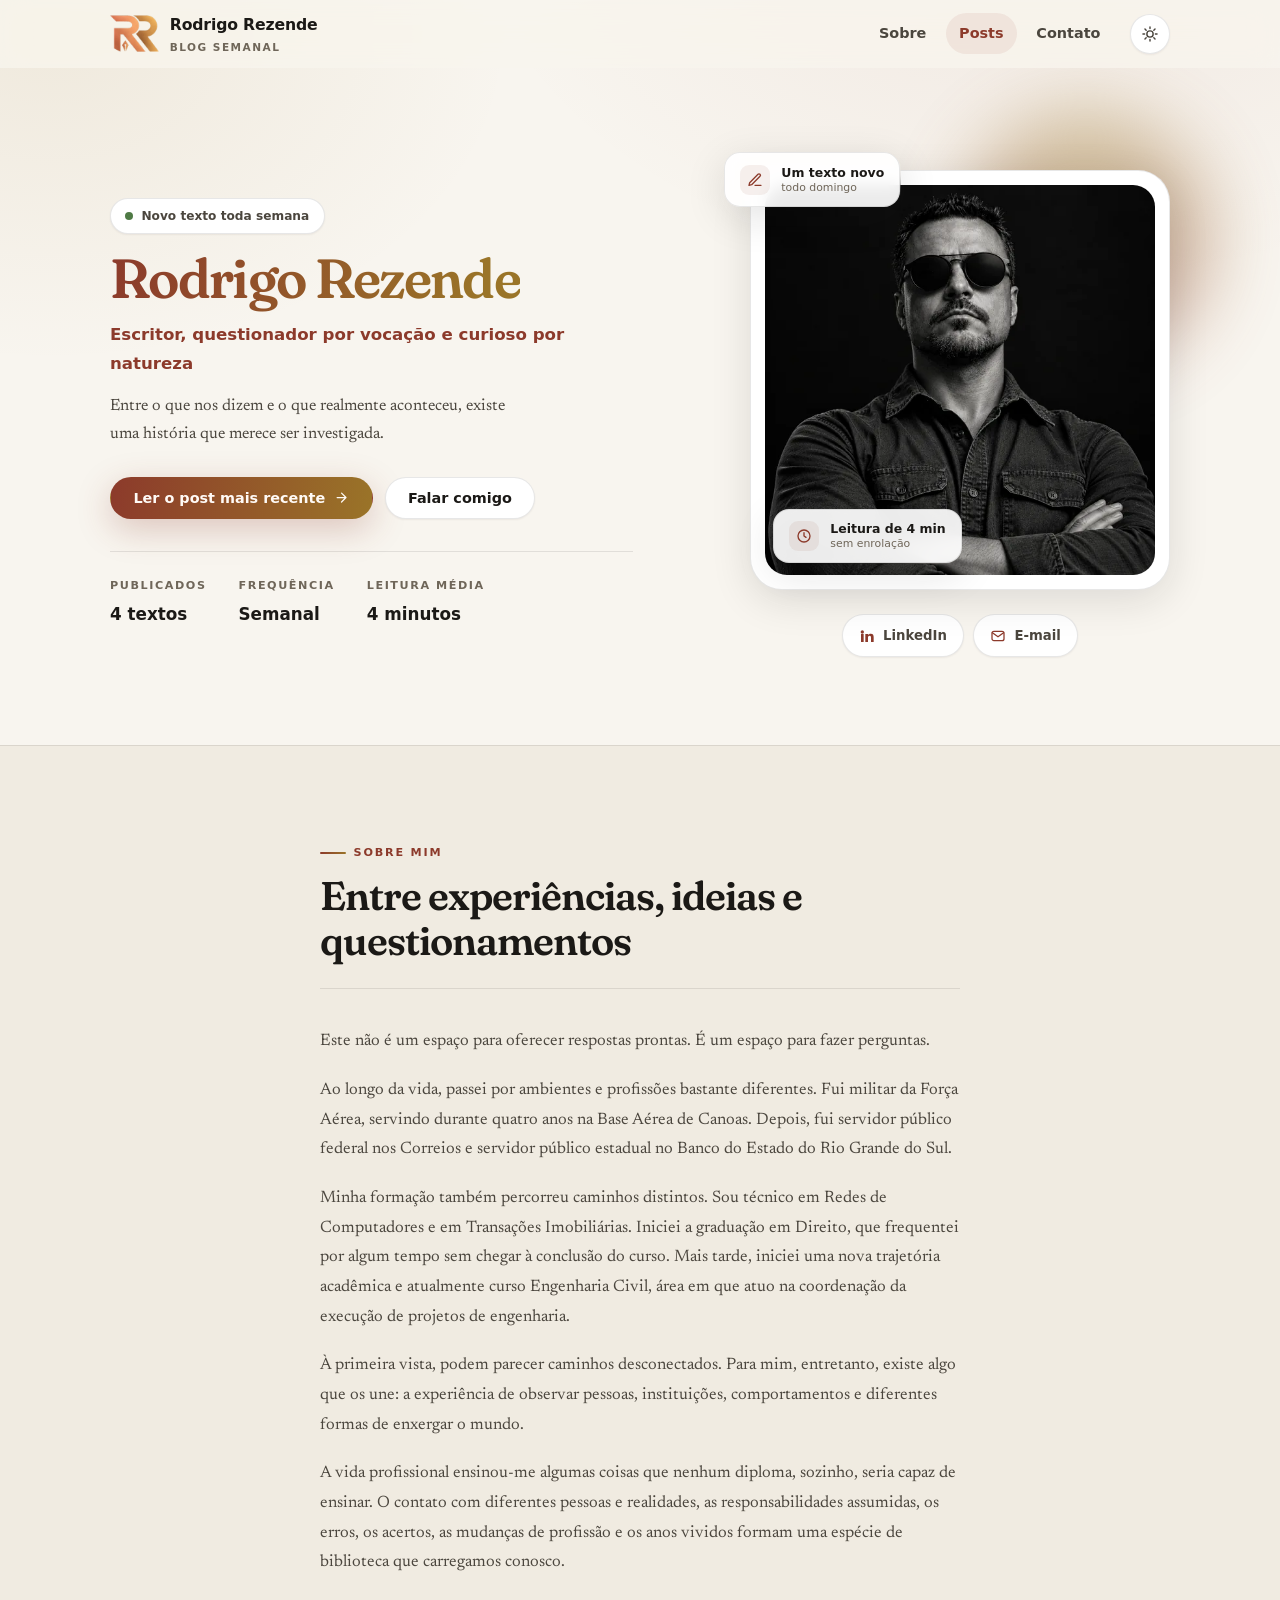
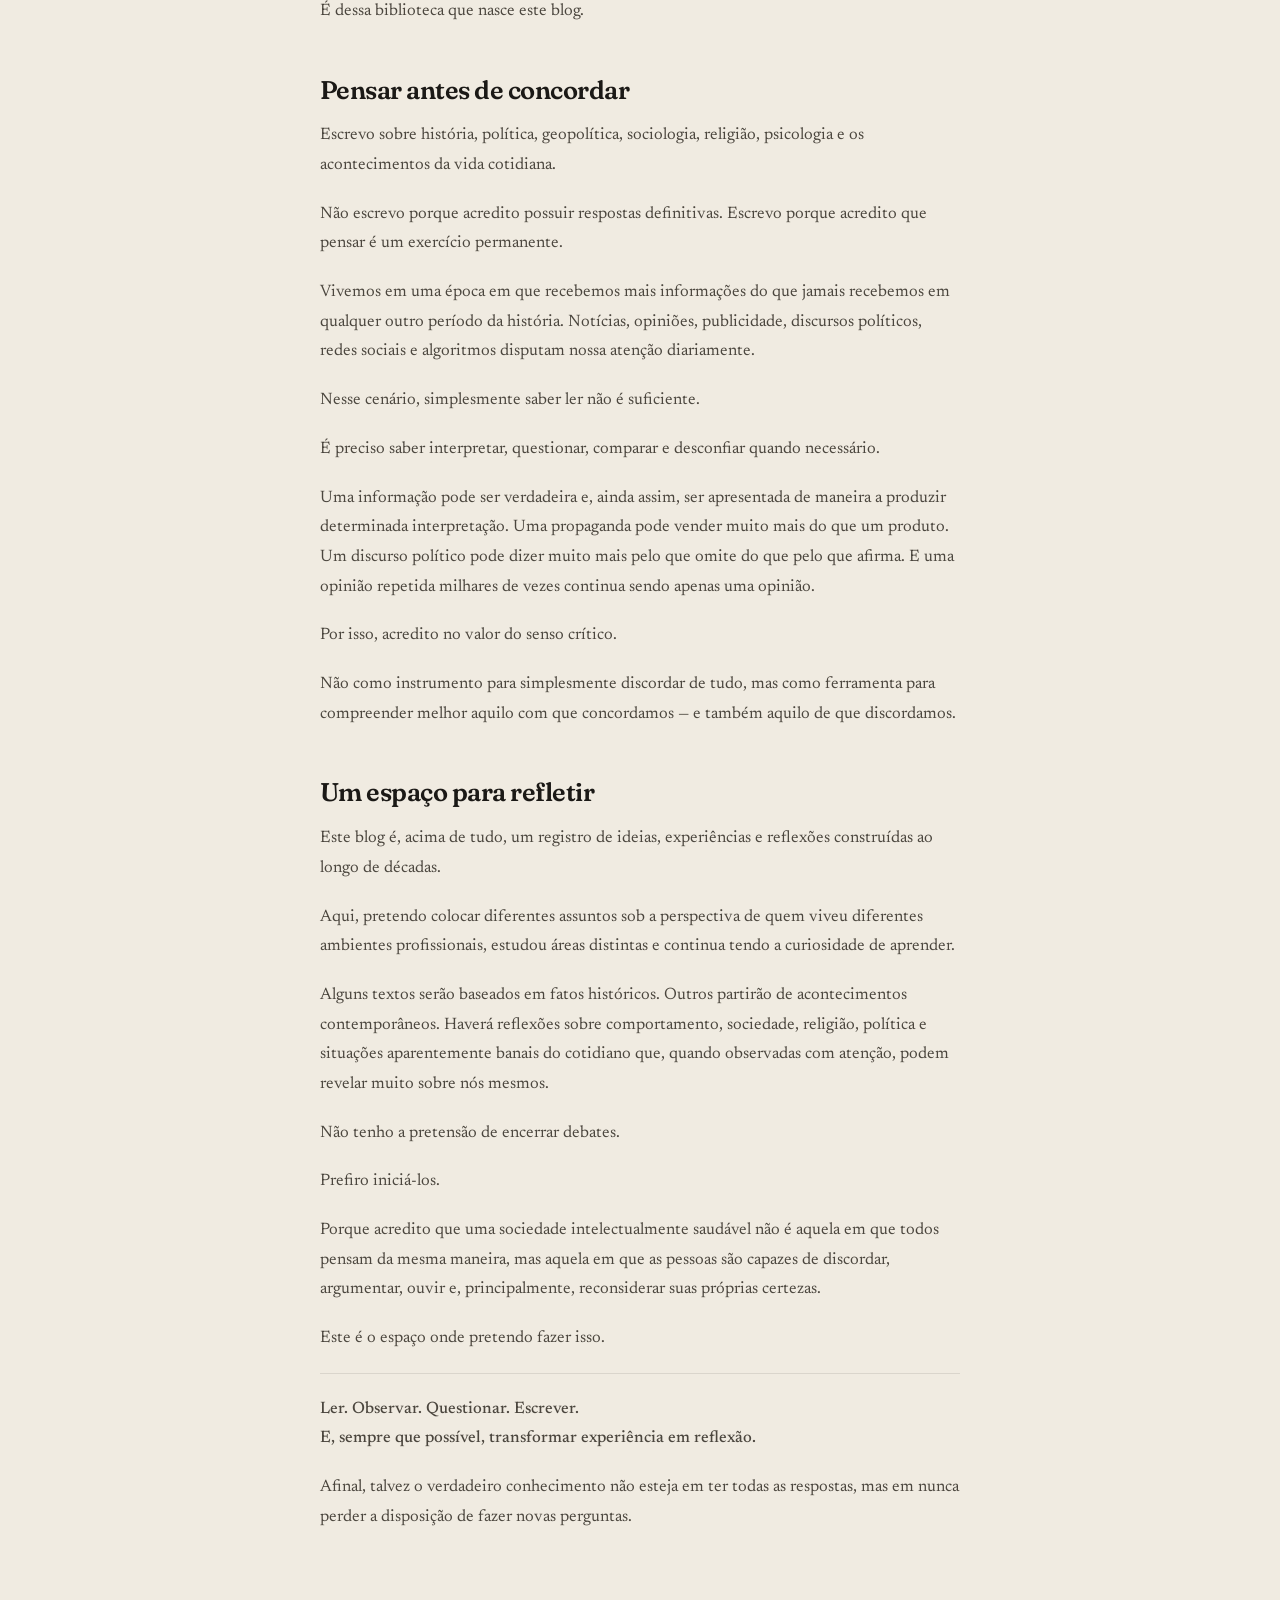
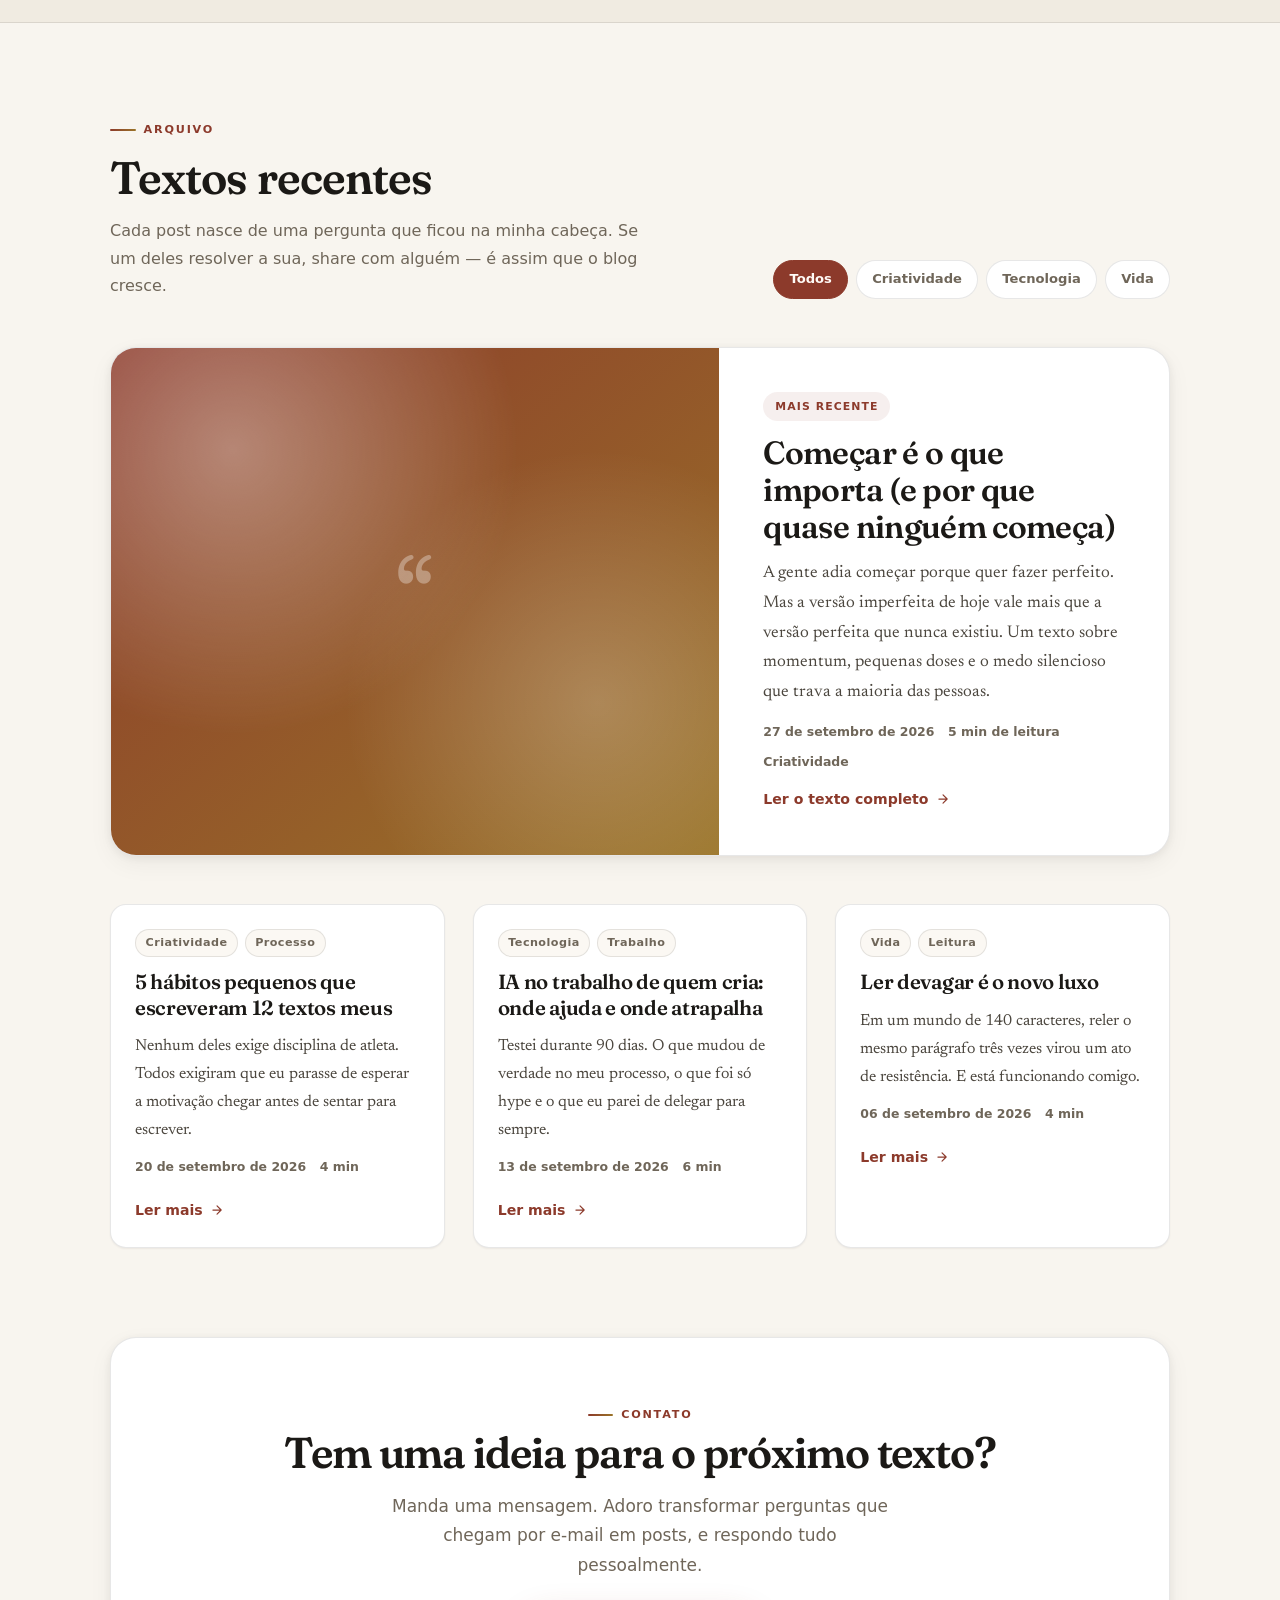
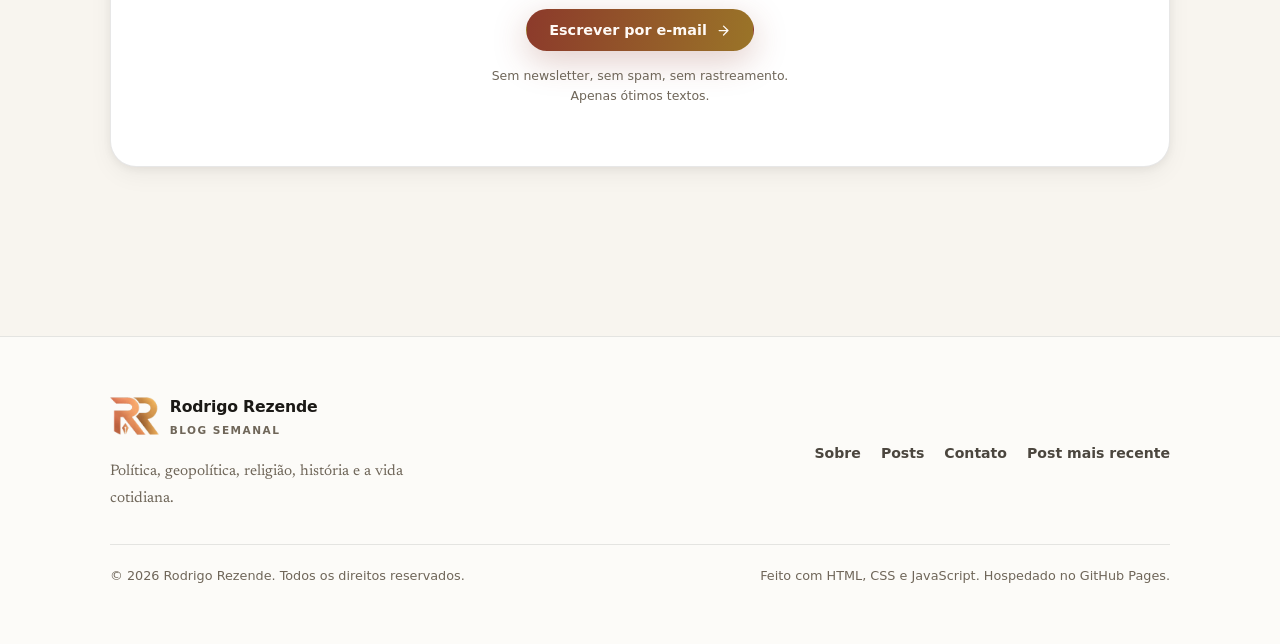
<file: index.html>
<!DOCTYPE html>
<html lang="pt-BR" data-theme="light">
<head>
<meta charset="UTF-8">
<meta name="viewport" content="width=device-width, initial-scale=1">
<title>Rodrigo Rezende — escrever para investigar, não para aceitar</title>
<meta name="description" content="Texto semanal sobre o que se diz e o que de fato aconteceu. Por Direito, Engenharia Civil e criação.">
<meta name="author" content="Rodrigo Rezende">
<meta name="theme-color" content="#f8f5ef" media="(prefers-color-scheme: light)">
<meta name="theme-color" content="#131110" media="(prefers-color-scheme: dark)">
<meta property="og:type" content="website">
<meta property="og:locale" content="pt_BR">
<meta property="og:title" content="Rodrigo Rezende — escrever para investigar, não para aceitar">
<meta property="og:description" content="Texto semanal sobre o que se diz e o que de fato aconteceu. Por Direito, Engenharia Civil e criação.">
<meta property="og:image" content="assets/rodrigo-rezende.jpg">
<meta property="og:url" content="./">
<meta name="twitter:card" content="summary_large_image">
<link rel="canonical" href="./">
<link rel="icon" href="assets/favicon.svg" type="image/svg+xml">
<link rel="preload" as="image" href="assets/rodrigo-rezende.jpg" imagesrcset="assets/rodrigo-rezende.webp" imagesizes="(max-width: 900px) 90vw, 420px" type="image/jpeg">
<link rel="preconnect" href="https://fonts.googleapis.com">
<link rel="preconnect" href="https://fonts.gstatic.com" crossorigin>
<link href="https://fonts.googleapis.com/css2?family=Fraunces:ital,opsz,wght@0,9..144,400..700;1,9..144,400..600&family=Newsreader:ital,opsz,wght@0,6..72,400..600;1,6..72,400&display=swap" rel="stylesheet">
<link rel="stylesheet" href="styles.css">
<script>
  (function () {
    try {
      var saved = localStorage.getItem('tema');
      var prefersDark = window.matchMedia('(prefers-color-scheme: dark)').matches;
      document.documentElement.dataset.theme = saved || (prefersDark ? 'dark' : 'light');
    } catch (e) {}
  })();
</script>
</head>
<body>

<a class="skip-link" href="#conteudo">Pular para o conteúdo</a>
<div class="progress-bar" id="progressBar" aria-hidden="true"></div>

<header class="site-header" id="siteHeader">
  <div class="shell">
    <a class="brand" href="index.html">
      <picture class="brand-logo"><source srcset="assets/monograma-rr.webp" type="image/webp"><img src="assets/monograma-rr.png" alt="" width="260" height="200" loading="lazy" decoding="async"></picture>
      <span class="brand-text">Rodrigo Rezende<small>Blog semanal</small></span>
    </a>

    <nav class="nav" id="nav" aria-label="Navegação principal">
      <a class="nav-link" href="#sobre">Sobre</a>
      <a class="nav-link" href="#posts" aria-current="page">Posts</a>
      <a class="nav-link" href="#contato">Contato</a>
    </nav>

    <div class="header-actions">
      <button class="icon-btn theme-toggle" id="themeToggle" type="button" aria-label="Alternar tema claro e escuro" title="Alternar tema">
        <svg class="icon-sun" viewBox="0 0 24 24" fill="none" stroke="currentColor" stroke-width="1.9" stroke-linecap="round" aria-hidden="true">
          <circle cx="12" cy="12" r="4.2"/>
          <path d="M12 2.6v2.2M12 19.2v2.2M2.6 12h2.2M19.2 12h2.2M5.3 5.3l1.6 1.6M17.1 17.1l1.6 1.6M18.7 5.3l-1.6 1.6M6.9 17.1l-1.6 1.6"/>
        </svg>
        <svg class="icon-moon" viewBox="0 0 24 24" fill="none" stroke="currentColor" stroke-width="1.9" stroke-linecap="round" stroke-linejoin="round" aria-hidden="true">
          <path d="M20.5 14.3A8.5 8.5 0 0 1 9.7 3.5a8.5 8.5 0 1 0 10.8 10.8Z"/>
        </svg>
      </button>
      <button class="icon-btn menu-toggle" id="menuToggle" type="button" aria-label="Abrir menu" aria-expanded="false" aria-controls="nav">
        <svg viewBox="0 0 24 24" fill="none" stroke="currentColor" stroke-width="2" stroke-linecap="round" aria-hidden="true">
          <path d="M4 7h16M4 12h16M4 17h16"/>
        </svg>
      </button>
    </div>
  </div>
</header>

<main id="conteudo">

  <section class="hero" id="inicio">
    <div class="shell hero-grid">
      <div>
        <span class="hero-badge reveal">
          <span class="pulse-dot" aria-hidden="true"></span>
          Novo texto toda semana
        </span>

        <h1 class="reveal"><span class="gradient-text">Rodrigo Rezende</span></h1>
        <p class="hero-role reveal">Escritor, questionador por vocação e curioso por natureza</p>

        <p class="hero-bio reveal">
          Entre o que nos dizem e o que realmente aconteceu, existe uma história que merece
          ser investigada.
        </p>

        <div class="hero-cta reveal">
          <a class="btn btn-primary" href="#posts">
            Ler o post mais recente
            <svg viewBox="0 0 24 24" fill="none" stroke="currentColor" stroke-width="2" stroke-linecap="round" stroke-linejoin="round" aria-hidden="true">
              <path d="M5 12h13M12 5l7 7-7 7"/>
            </svg>
          </a>
          <a class="btn btn-ghost" href="#contato">Falar comigo</a>
        </div>

        <dl class="hero-meta reveal">
          <div>
            <dt>Publicados</dt>
            <dd data-count-posts>3 textos</dd>
          </div>
          <div>
            <dt>Frequência</dt>
            <dd>Semanal</dd>
          </div>
          <div>
            <dt>Leitura média</dt>
            <dd>4 minutos</dd>
          </div>
        </dl>
      </div>

      <div class="hero-visual reveal">
        <div class="avatar-frame">
          <picture>
            <source srcset="assets/rodrigo-rezende.webp" type="image/webp">
            <img src="assets/rodrigo-rezende.jpg" alt="Foto de Rodrigo Rezende" width="600" height="600" fetchpriority="high" decoding="async">
          </picture>

          <div class="floating-card float-b">
            <span class="dot" aria-hidden="true">
              <svg viewBox="0 0 24 24" fill="none" stroke="currentColor" stroke-width="2" stroke-linecap="round" stroke-linejoin="round">
                <circle cx="12" cy="12" r="9"/><path d="M12 7v5l3 2"/>
              </svg>
            </span>
            <span>Leitura de 4 min<small>sem enrolação</small></span>
          </div>
        </div>

        <div class="floating-card float-a">
          <span class="dot" aria-hidden="true">
            <svg viewBox="0 0 24 24" fill="none" stroke="currentColor" stroke-width="2" stroke-linecap="round" stroke-linejoin="round">
              <path d="M12 20h9M16.5 3.5a2.1 2.1 0 0 1 3 3L7 19l-4 1 1-4Z"/>
            </svg>
          </span>
          <span>Um texto novo<small>todo domingo</small></span>
        </div>

<div class="social-row">
          <a class="social-link" href="https://www.linkedin.com/in/rodrigorezende29343531/" target="_blank" rel="noopener noreferrer" aria-label="LinkedIn de Rodrigo Rezende">
            <svg viewBox="0 0 24 24" fill="currentColor" aria-hidden="true"><path d="M4.98 3.5a2.5 2.5 0 1 1 0 5 2.5 2.5 0 0 1 0-5ZM3 9h4v12H3V9Zm7 0h3.8v1.7h.05c.53-.95 1.83-1.95 3.76-1.95C21.4 8.75 22 11 22 14.1V21h-4v-6.1c0-1.46-.03-3.34-2.1-3.34-2.1 0-2.42 1.6-2.42 3.24V21h-4V9Z"/></svg>
            LinkedIn
          </a>
          <a class="social-link" href="mailto:rodrigorezende@ymail.com">
            <svg viewBox="0 0 24 24" fill="none" stroke="currentColor" stroke-width="1.9" aria-hidden="true"><rect x="3" y="5" width="18" height="14" rx="3"/><path d="m3.6 7 8.4 6 8.4-6" stroke-linecap="round"/></svg>
            E-mail
          </a>
        </div>
      </div>
    </div>
  </section>

  <section class="section about" id="sobre">
    <div class="shell about-inner">
      <div class="about-head reveal">
        <span class="eyebrow">Sobre mim</span>
        <h2 class="about-title">Entre experiências, ideias e questionamentos</h2>
      </div>

      <div class="about-body reveal">
            <p>Este não é um espaço para oferecer respostas prontas. É um espaço para fazer
              perguntas.</p>

            <p>Ao longo da vida, passei por ambientes e profissões bastante diferentes. Fui
              militar da Força Aérea, servindo durante quatro anos na Base Aérea de Canoas.
              Depois, fui servidor público federal nos Correios e servidor público estadual
              no Banco do Estado do Rio Grande do Sul.</p>

            <p>Minha formação também percorreu caminhos distintos. Sou técnico em Redes de
              Computadores e em Transações Imobiliárias. Iniciei a graduação em Direito, que
              frequentei por algum tempo sem chegar à conclusão do curso. Mais tarde, iniciei
              uma nova trajetória acadêmica e atualmente curso Engenharia Civil, área em que
              atuo na coordenação da execução de projetos de engenharia.</p>

            <p>À primeira vista, podem parecer caminhos desconectados. Para mim, entretanto,
              existe algo que os une: a experiência de observar pessoas, instituições,
              comportamentos e diferentes formas de enxergar o mundo.</p>

            <p>A vida profissional ensinou-me algumas coisas que nenhum diploma, sozinho,
              seria capaz de ensinar. O contato com diferentes pessoas e realidades, as
              responsabilidades assumidas, os erros, os acertos, as mudanças de profissão e
              os anos vividos formam uma espécie de biblioteca que carregamos conosco.</p>

            <p>É dessa biblioteca que nasce este blog.</p>

            <h3>Pensar antes de concordar</h3>

            <p>Escrevo sobre história, política, geopolítica, sociologia, religião,
              psicologia e os acontecimentos da vida cotidiana.</p>

            <p>Não escrevo porque acredito possuir respostas definitivas. Escrevo porque
              acredito que pensar é um exercício permanente.</p>

            <p>Vivemos em uma época em que recebemos mais informações do que jamais recebemos
              em qualquer outro período da história. Notícias, opiniões, publicidade, discursos
              políticos, redes sociais e algoritmos disputam nossa atenção diariamente.</p>

            <p>Nesse cenário, simplesmente saber ler não é suficiente.</p>

            <p>É preciso saber interpretar, questionar, comparar e desconfiar quando
              necessário.</p>

            <p>Uma informação pode ser verdadeira e, ainda assim, ser apresentada de maneira
              a produzir determinada interpretação. Uma propaganda pode vender muito mais do
              que um produto. Um discurso político pode dizer muito mais pelo que omite do
              que pelo que afirma. E uma opinião repetida milhares de vezes continua sendo
              apenas uma opinião.</p>

            <p>Por isso, acredito no valor do senso crítico.</p>

            <p>Não como instrumento para simplesmente discordar de tudo, mas como ferramenta
              para compreender melhor aquilo com que concordamos — e também aquilo de que
              discordamos.</p>

            <h3>Um espaço para refletir</h3>

            <p>Este blog é, acima de tudo, um registro de ideias, experiências e reflexões
              construídas ao longo de décadas.</p>

            <p>Aqui, pretendo colocar diferentes assuntos sob a perspectiva de quem viveu
              diferentes ambientes profissionais, estudou áreas distintas e continua tendo a
              curiosidade de aprender.</p>

            <p>Alguns textos serão baseados em fatos históricos. Outros partirão de
              acontecimentos contemporâneos. Haverá reflexões sobre comportamento, sociedade,
              religião, política e situações aparentemente banais do cotidiano que, quando
              observadas com atenção, podem revelar muito sobre nós mesmos.</p>

            <p>Não tenho a pretensão de encerrar debates.</p>

            <p>Prefiro iniciá-los.</p>

            <p>Porque acredito que uma sociedade intelectualmente saudável não é aquela em
              que todos pensam da mesma maneira, mas aquela em que as pessoas são capazes de
              discordar, argumentar, ouvir e, principalmente, reconsiderar suas próprias
              certezas.</p>

            <p>Este é o espaço onde pretendo fazer isso.</p>

            <p class="about-outro">
              Ler. Observar. Questionar. Escrever.<br>
              E, sempre que possível, transformar experiência em reflexão.</p>

            <p>Afinal, talvez o verdadeiro conhecimento não esteja em ter todas as respostas,
              mas em nunca perder a disposição de fazer novas perguntas.</p>
      </div>
    </div>
  </section>

  <section class="section" id="posts">
    <div class="shell">
      <div class="section-head">
        <div>
          <span class="eyebrow">Arquivo</span>
          <h2 class="section-title">Textos recentes</h2>
          <p class="section-lead">
            Cada post nasce de uma pergunta que ficou na minha cabeça. Se um deles resolver
            a sua, share com alguém — é assim que o blog cresce.
          </p>
        </div>

        <div class="filters" role="group" aria-label="Filtrar posts por tema">
          <button class="filter" type="button" data-filter="todos" aria-pressed="true">Todos</button>
          <button class="filter" type="button" data-filter="criatividade" aria-pressed="false">Criatividade</button>
          <button class="filter" type="button" data-filter="tecnologia" aria-pressed="false">Tecnologia</button>
          <button class="filter" type="button" data-filter="vida" aria-pressed="false">Vida</button>
        </div>
      </div>

      <article class="featured reveal">
        <div class="featured-media" aria-hidden="true">
          <span class="quote-mark">&ldquo;</span>
        </div>
        <div class="featured-body">
          <span class="pill">Mais recente</span>
          <h3><a class="stretch-link" href="posts/comecar-e-o-que-importa.html">Começar é o que importa (e por que quase ninguém começa)</a></h3>
          <p>
            A gente adia começar porque quer fazer perfeito. Mas a versão imperfeita
            de hoje vale mais que a versão perfeita que nunca existiu. Um texto sobre
            momentum, pequenas doses e o medo silencioso que trava a maioria das pessoas.
          </p>
          <div class="post-meta">
            <time datetime="2026-09-27">27 de setembro de 2026</time>
            <span>5 min de leitura</span>
            <span>Criatividade</span>
          </div>
          <span class="link-more">
            Ler o texto completo
            <svg viewBox="0 0 24 24" fill="none" stroke="currentColor" stroke-width="2" stroke-linecap="round" stroke-linejoin="round" aria-hidden="true">
              <path d="M5 12h13M12 5l7 7-7 7"/>
            </svg>
          </span>
        </div>
      </article>

      <div class="posts-grid" id="postsGrid">

        <article class="card reveal" data-tags="criatividade">
          <div class="tags">
            <span class="tag">Criatividade</span>
            <span class="tag">Processo</span>
          </div>
          <h3><a class="stretch-link" href="posts/habitos-que-fazem-texto.html">5 hábitos pequenos que escreveram 12 textos meus</a></h3>
          <p>Nenhum deles exige disciplina de atleta. Todos exigiram que eu parasse de esperar a motivação chegar antes de sentar para escrever.</p>
          <div class="post-meta">
            <time datetime="2026-09-20">20 de setembro de 2026</time>
            <span>4 min</span>
          </div>
          <span class="link-more">
            Ler mais
            <svg viewBox="0 0 24 24" fill="none" stroke="currentColor" stroke-width="2" stroke-linecap="round" stroke-linejoin="round" aria-hidden="true">
              <path d="M5 12h13M12 5l7 7-7 7"/>
            </svg>
          </span>
        </article>

        <article class="card reveal" data-tags="tecnologia">
          <div class="tags">
            <span class="tag">Tecnologia</span>
            <span class="tag">Trabalho</span>
          </div>
          <h3><a class="stretch-link" href="posts/ia-no-trabalho-do-cria.html">IA no trabalho de quem cria: onde ajuda e onde atrapalha</a></h3>
          <p>Testei durante 90 dias. O que mudou de verdade no meu processo, o que foi só hype e o que eu parei de delegar para sempre.</p>
          <div class="post-meta">
            <time datetime="2026-09-13">13 de setembro de 2026</time>
            <span>6 min</span>
          </div>
          <span class="link-more">
            Ler mais
            <svg viewBox="0 0 24 24" fill="none" stroke="currentColor" stroke-width="2" stroke-linecap="round" stroke-linejoin="round" aria-hidden="true">
              <path d="M5 12h13M12 5l7 7-7 7"/>
            </svg>
          </span>
        </article>

        <article class="card reveal" data-tags="vida">
          <div class="tags">
            <span class="tag">Vida</span>
            <span class="tag">Leitura</span>
          </div>
          <h3><a class="stretch-link" href="posts/ler-lento-e-viver-mais.html">Ler devagar é o novo luxo</a></h3>
          <p>Em um mundo de 140 caracteres, reler o mesmo parágrafo três vezes virou um ato de resistência. E está funcionando comigo.</p>
          <div class="post-meta">
            <time datetime="2026-09-06">06 de setembro de 2026</time>
            <span>4 min</span>
          </div>
          <span class="link-more">
            Ler mais
            <svg viewBox="0 0 24 24" fill="none" stroke="currentColor" stroke-width="2" stroke-linecap="round" stroke-linejoin="round" aria-hidden="true">
              <path d="M5 12h13M12 5l7 7-7 7"/>
            </svg>
          </span>
        </article>

      </div>

      <p class="empty-state" id="emptyState">Nenhum texto nesse tema ainda — mas volta domingo, prometo.</p>
    </div>
  </section>

  <section class="section" id="contato" style="padding-top:0">
    <div class="shell">
      <div class="cta reveal">
        <span class="eyebrow">Contato</span>
        <h2>Tem uma ideia para o próximo texto?</h2>
        <p>
          Manda uma mensagem. Adoro transformar perguntas que chegam por e-mail em posts,
          e respondo tudo pessoalmente.
        </p>
        <div class="hero-cta">
          <a class="btn btn-primary" href="mailto:rodrigorezende@ymail.com?subject=Ideia%20para%20o%20blog">
            Escrever por e-mail
            <svg viewBox="0 0 24 24" fill="none" stroke="currentColor" stroke-width="2" stroke-linecap="round" stroke-linejoin="round" aria-hidden="true">
              <path d="M5 12h13M12 5l7 7-7 7"/>
            </svg>
          </a>
        </div>
        <p class="cta-note">Sem newsletter, sem spam, sem rastreamento.<br>Apenas ótimos textos.</p>
      </div>
    </div>
  </section>

</main>

<footer class="site-footer">
  <div class="shell">
    <div class="footer-grid">
      <div>
        <a class="brand" href="index.html">
          <picture class="brand-logo"><source srcset="assets/monograma-rr.webp" type="image/webp"><img src="assets/monograma-rr.png" alt="" width="260" height="200" loading="lazy" decoding="async"></picture>
          <span class="brand-text">Rodrigo Rezende<small>Blog semanal</small></span>
        </a>
        <p class="footer-about">
          Política, geopolítica, religião, história e a vida cotidiana.
        </p>
      </div>
      <nav class="footer-nav" aria-label="Navegação do rodapé">
        <a href="#sobre">Sobre</a>
        <a href="#posts">Posts</a>
        <a href="#contato">Contato</a>
        <a href="posts/comecar-e-o-que-importa.html">Post mais recente</a>
      </nav>
    </div>
    <div class="footer-bottom">
      <span>&copy; <span id="year">2026</span> Rodrigo Rezende. Todos os direitos reservados.</span>
      <span>Feito com HTML, CSS e JavaScript. Hospedado no GitHub Pages.</span>
    </div>
  </div>
</footer>

<div class="toast" id="toast" role="status" aria-live="polite"></div>

<script src="script.js"></script>
</body>
</html>
</file>
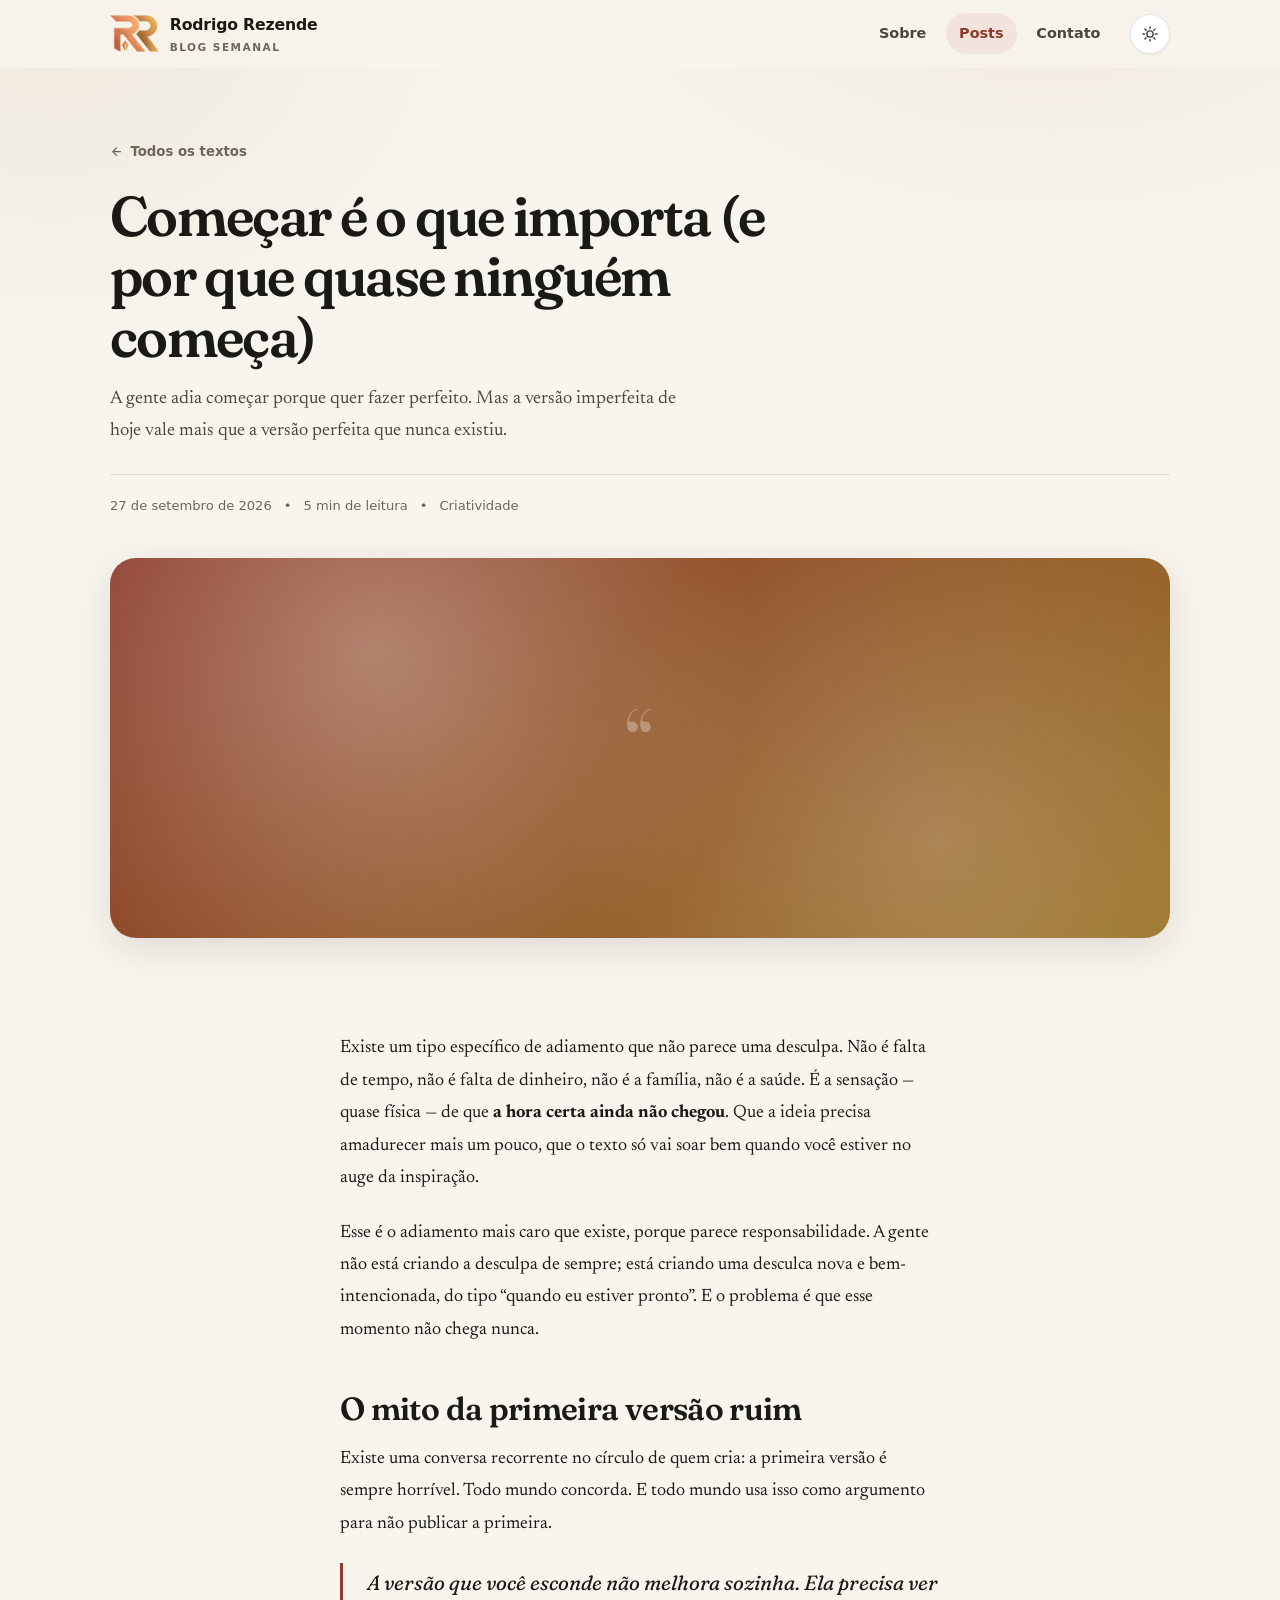
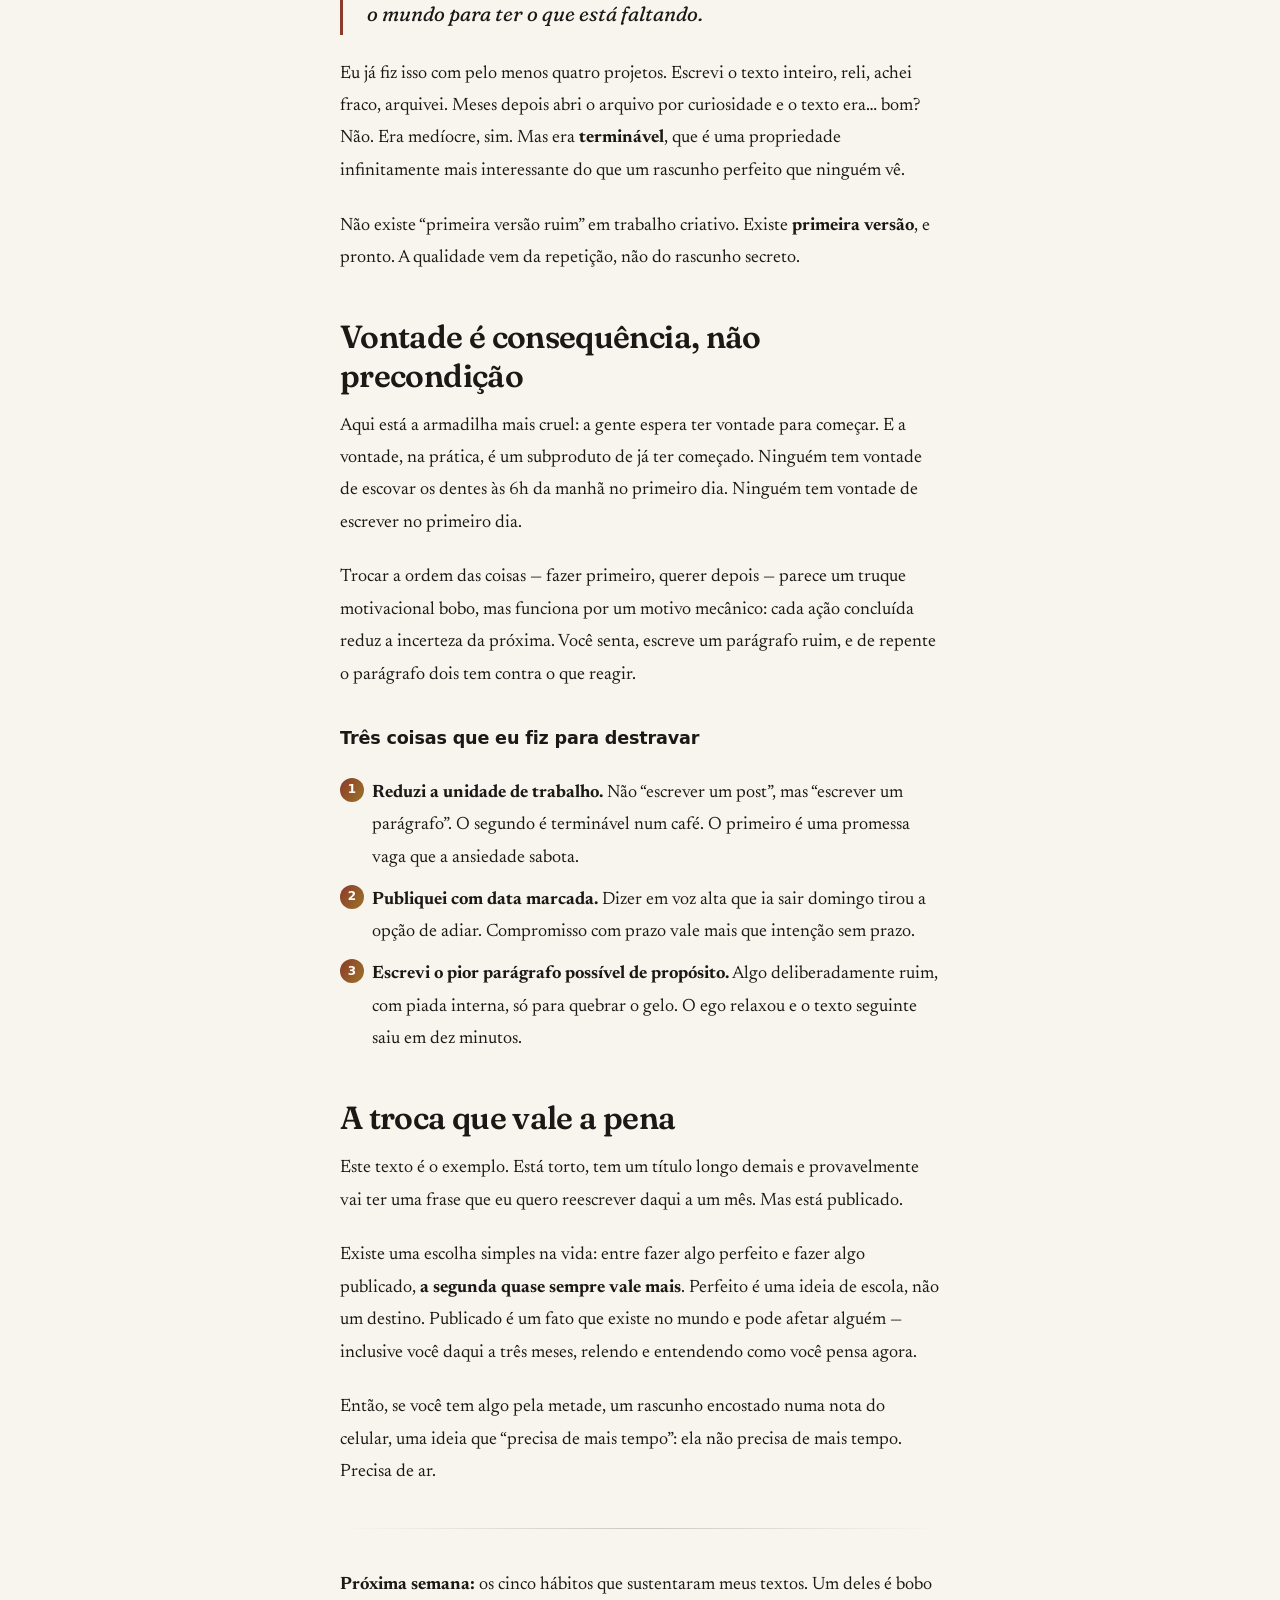
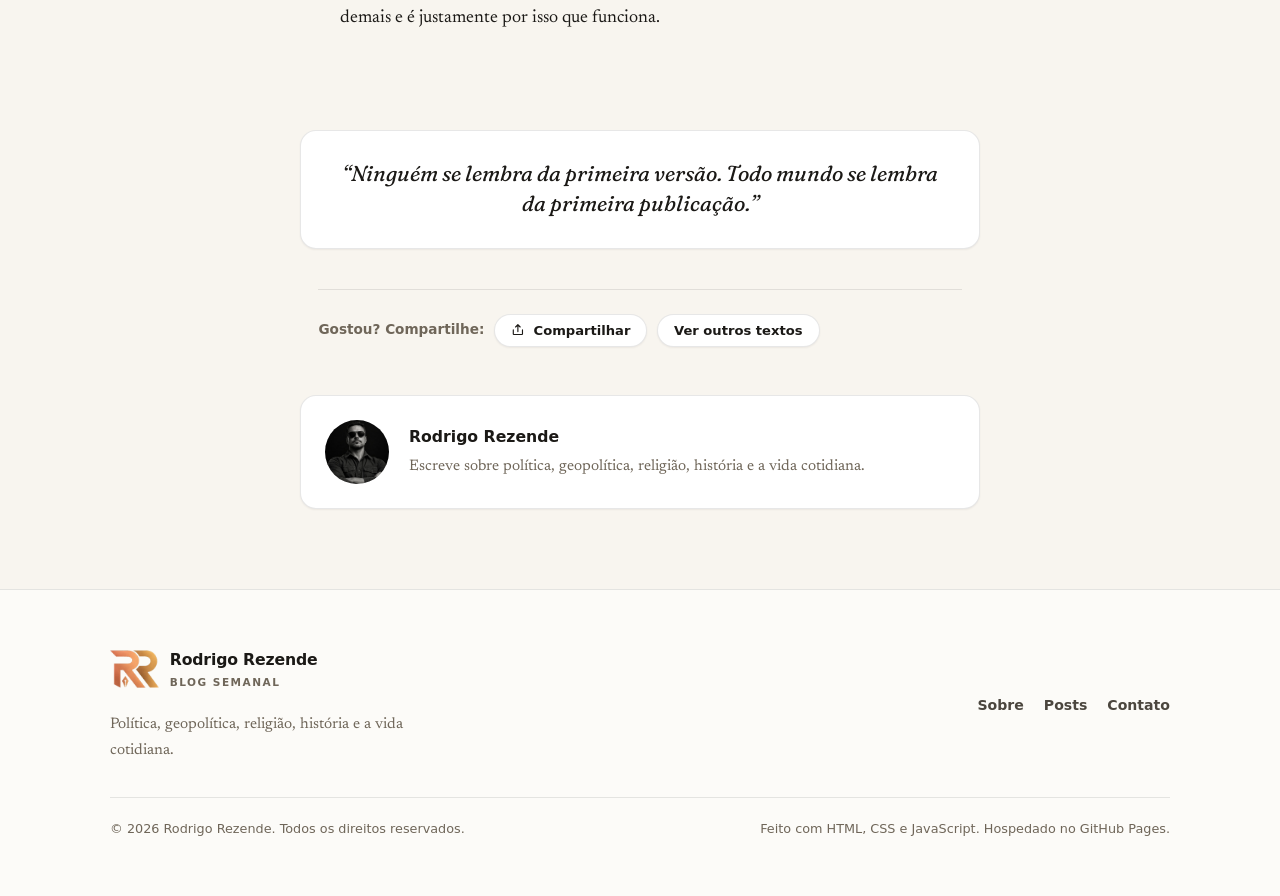
<file: posts/comecar-e-o-que-importa.html>
<!DOCTYPE html>
<html lang="pt-BR" data-theme="light">
<head>
<meta charset="UTF-8">
<meta name="viewport" content="width=device-width, initial-scale=1">
<title>Começar é o que importa — Rodrigo Rezende</title>
<meta name="description" content="A gente adia começar porque quer fazer perfeito. Mas a versão imperfeita de hoje vale mais que a versão perfeita que nunca existiu. Um texto sobre momentum e o medo que trava a maioria das pessoas.">
<meta name="author" content="Rodrigo Rezende">
<meta name="theme-color" content="#f8f5ef" media="(prefers-color-scheme: light)">
<meta name="theme-color" content="#131110" media="(prefers-color-scheme: dark)">
<meta property="og:type" content="article">
<meta property="og:locale" content="pt_BR">
<meta property="og:title" content="Começar é o que importa (e por que quase ninguém começa)">
<meta property="og:description" content="Por que esperar a versão perfeita é a forma mais elegante de nunca começar.">
<meta property="og:image" content="../assets/rodrigo-rezende.jpg">
<meta name="twitter:card" content="summary_large_image">
<link rel="icon" href="../assets/favicon.svg" type="image/svg+xml">
<link rel="preconnect" href="https://fonts.googleapis.com">
<link rel="preconnect" href="https://fonts.gstatic.com" crossorigin>
<link href="https://fonts.googleapis.com/css2?family=Fraunces:ital,opsz,wght@0,9..144,400..700;1,9..144,400..600&family=Newsreader:ital,opsz,wght@0,6..72,400..600;1,6..72,400&display=swap" rel="stylesheet">
<link rel="stylesheet" href="../styles.css">
<script>
  (function () {
    try {
      var saved = localStorage.getItem('tema');
      var prefersDark = window.matchMedia('(prefers-color-scheme: dark)').matches;
      document.documentElement.dataset.theme = saved || (prefersDark ? 'dark' : 'light');
    } catch (e) {}
  })();
</script>
</head>
<body>

<a class="skip-link" href="#conteudo">Pular para o conteúdo</a>
<div class="progress-bar" id="progressBar" aria-hidden="true"></div>

<header class="site-header" id="siteHeader">
  <div class="shell">
    <a class="brand" href="../index.html">
      <picture class="brand-logo"><source srcset="../assets/monograma-rr.webp" type="image/webp"><img src="../assets/monograma-rr.png" alt="" width="260" height="200" loading="lazy" decoding="async"></picture>
      <span class="brand-text">Rodrigo Rezende<small>Blog semanal</small></span>
    </a>
    <nav class="nav" id="nav" aria-label="Navegação principal">
      <a class="nav-link" href="../index.html#sobre">Sobre</a>
      <a class="nav-link" href="../index.html#posts" aria-current="page">Posts</a>
      <a class="nav-link" href="../index.html#contato">Contato</a>
    </nav>
    <div class="header-actions">
      <button class="icon-btn theme-toggle" id="themeToggle" type="button" aria-label="Alternar tema claro e escuro" title="Alternar tema">
        <svg class="icon-sun" viewBox="0 0 24 24" fill="none" stroke="currentColor" stroke-width="1.9" stroke-linecap="round" aria-hidden="true">
          <circle cx="12" cy="12" r="4.2"/>
          <path d="M12 2.6v2.2M12 19.2v2.2M2.6 12h2.2M19.2 12h2.2M5.3 5.3l1.6 1.6M17.1 17.1l1.6 1.6M18.7 5.3l-1.6 1.6M6.9 17.1l-1.6 1.6"/>
        </svg>
        <svg class="icon-moon" viewBox="0 0 24 24" fill="none" stroke="currentColor" stroke-width="1.9" stroke-linecap="round" stroke-linejoin="round" aria-hidden="true">
          <path d="M20.5 14.3A8.5 8.5 0 0 1 9.7 3.5a8.5 8.5 0 1 0 10.8 10.8Z"/>
        </svg>
      </button>
      <button class="icon-btn menu-toggle" id="menuToggle" type="button" aria-label="Abrir menu" aria-expanded="false" aria-controls="nav">
        <svg viewBox="0 0 24 24" fill="none" stroke="currentColor" stroke-width="2" stroke-linecap="round" aria-hidden="true">
          <path d="M4 7h16M4 12h16M4 17h16"/>
        </svg>
      </button>
    </div>
  </div>
</header>

<main id="conteudo">

  <article>
    <header class="article-hero shell">
      <a class="back-link" href="../index.html#posts">
        <svg viewBox="0 0 24 24" fill="none" stroke="currentColor" stroke-width="2" stroke-linecap="round" stroke-linejoin="round" style="width:1em;height:1em" aria-hidden="true">
          <path d="M19 12H6M12 5l-7 7 7 7"/>
        </svg>
        Todos os textos
      </a>

      <h1>Começar é o que importa (e por que quase ninguém começa)</h1>

      <p class="article-dek">
        A gente adia começar porque quer fazer perfeito. Mas a versão imperfeita de hoje vale
        mais que a versão perfeita que nunca existiu.
      </p>

      <div class="article-meta">
        <time datetime="2026-09-27">27 de setembro de 2026</time>
        <span aria-hidden="true">&bull;</span>
        <span>5 min de leitura</span>
        <span aria-hidden="true">&bull;</span>
        <span>Criatividade</span>
      </div>

      <div class="cover">
        <div class="cover-gradient" role="img" aria-label="Ilustração abstrata em tons de violeta e coral">
          <span aria-hidden="true">&ldquo;</span>
        </div>
      </div>
    </header>

    <div class="shell prose">
      <p>
        Existe um tipo específico de adiamento que não parece uma desculpa. Não é falta de
        tempo, não é falta de dinheiro, não é a família, não é a saúde. É a sensação — quase
        física — de que <strong>a hora certa ainda não chegou</strong>. Que a ideia precisa
        amadurecer mais um pouco, que o texto só vai soar bem quando você estiver no auge da
        inspiração.
      </p>

      <p>
        Esse é o adiamento mais caro que existe, porque parece responsabilidade. A gente não
        está criando a desculpa de sempre; está criando uma desculca nova e bem-intencionada,
        do tipo “quando eu estiver pronto”. E o problema é que esse momento não chega nunca.
      </p>

      <h2>O mito da primeira versão ruim</h2>

      <p>
        Existe uma conversa recorrente no círculo de quem cria: a primeira versão é sempre
        horrível. Todo mundo concorda. E todo mundo usa isso como argumento para não publicar
        a primeira.
      </p>

      <blockquote>
        A versão que você esconde não melhora sozinha. Ela precisa ver o mundo para ter o que
        está faltando.
      </blockquote>

      <p>
        Eu já fiz isso com pelo menos quatro projetos. Escrevi o texto inteiro, reli, achei
        fraco, arquivei. Meses depois abri o arquivo por curiosidade e o texto era… bom? Não.
        Era medíocre, sim. Mas era <strong>terminável</strong>, que é uma propriedade
        infinitamente mais interessante do que um rascunho perfeito que ninguém vê.
      </p>

      <p>
        Não existe “primeira versão ruim” em trabalho criativo. Existe <strong>primeira
        versão</strong>, e pronto. A qualidade vem da repetição, não do rascunho secreto.
      </p>

      <h2>Vontade é consequência, não precondição</h2>

      <p>
        Aqui está a armadilha mais cruel: a gente espera ter vontade para começar. E a vontade,
        na prática, é um subproduto de já ter começado. Ninguém tem vontade de escovar os
        dentes às 6h da manhã no primeiro dia. Ninguém tem vontade de escrever no primeiro dia.
      </p>

      <p>
        Trocar a ordem das coisas — fazer primeiro, querer depois — parece um truque motivacional
        bobo, mas funciona por um motivo mecânico: cada ação concluída reduz a incerteza da
        próxima. Você senta, escreve um parágrafo ruim, e de repente o parágrafo dois tem contra
        o que reagir.
      </p>

      <h3>Três coisas que eu fiz para destravar</h3>

      <ol>
        <li>
          <strong>Reduzi a unidade de trabalho.</strong> Não “escrever um post”, mas “escrever
          um parágrafo”. O segundo é terminável num café. O primeiro é uma promessa vaga que
          a ansiedade sabota.
        </li>
        <li>
          <strong>Publiquei com data marcada.</strong> Dizer em voz alta que ia sair domingo
          tirou a opção de adiar. Compromisso com prazo vale mais que intenção sem prazo.
        </li>
        <li>
          <strong>Escrevi o pior parágrafo possível de propósito.</strong> Algo deliberadamente
          ruim, com piada interna, só para quebrar o gelo. O ego relaxou e o texto seguinte saiu
          em dez minutos.
        </li>
      </ol>

      <h2>A troca que vale a pena</h2>

      <p>
        Este texto é o exemplo. Está torto, tem um título longo demais e provavelmente vai ter
        uma frase que eu quero reescrever daqui a um mês. Mas está publicado.
      </p>

      <p>
        Existe uma escolha simples na vida: entre fazer algo perfeito e fazer algo publicado,
        <strong>a segunda quase sempre vale mais</strong>. Perfeito é uma ideia de escola, não
        um destino. Publicado é um fato que existe no mundo e pode afetar alguém — inclusive
        você daqui a três meses, relendo e entendendo como você pensa agora.
      </p>

      <p>
        Então, se você tem algo pela metade, um rascunho encostado numa nota do celular, uma
        ideia que “precisa de mais tempo”: ela não precisa de mais tempo. Precisa de ar.
      </p>

      <hr>

      <p>
        <strong>Próxima semana:</strong> os cinco hábitos que sustentaram meus textos. Um deles
        é bobo demais e é justamente por isso que funciona.
      </p>
    </div>

    <div class="shell">
      <div class="pull-quote">
        <p>“Ninguém se lembra da primeira versão. Todo mundo se lembra da primeira publicação.”</p>
      </div>

      <div class="share-row">
        <span>Gostou? Compartilhe:</span>
        <button class="btn btn-ghost" type="button" data-share>
          <svg viewBox="0 0 24 24" fill="none" stroke="currentColor" stroke-width="2" stroke-linecap="round" stroke-linejoin="round" aria-hidden="true">
            <path d="M4 12v7a1 1 0 0 0 1 1h14a1 1 0 0 0 1-1v-7M12 15V3M8 7l4-4 4 4"/>
          </svg>
          Compartilhar
        </button>
        <a class="btn btn-ghost" href="../index.html#posts">Ver outros textos</a>
      </div>

      <div class="author-box">
        <img src="../assets/rodrigo-rezende.jpg" alt="" width="64" height="64" loading="lazy" decoding="async">
        <div>
          <strong>Rodrigo Rezende</strong>
          <p>Escreve sobre política, geopolítica, religião, história e a vida cotidiana.</p>
        </div>
      </div>
    </div>
  </article>

</main>

<footer class="site-footer">
  <div class="shell">
    <div class="footer-grid">
      <div>
        <a class="brand" href="../index.html">
          <picture class="brand-logo"><source srcset="../assets/monograma-rr.webp" type="image/webp"><img src="../assets/monograma-rr.png" alt="" width="260" height="200" loading="lazy" decoding="async"></picture>
          <span class="brand-text">Rodrigo Rezende<small>Blog semanal</small></span>
        </a>
        <p class="footer-about">
          Política, geopolítica, religião, história e a vida cotidiana.
        </p>
      </div>
      <nav class="footer-nav" aria-label="Navegação do rodapé">
        <a href="../index.html#sobre">Sobre</a>
        <a href="../index.html#posts">Posts</a>
        <a href="../index.html#contato">Contato</a>
      </nav>
    </div>
    <div class="footer-bottom">
      <span>&copy; <span id="year">2026</span> Rodrigo Rezende. Todos os direitos reservados.</span>
      <span>Feito com HTML, CSS e JavaScript. Hospedado no GitHub Pages.</span>
    </div>
  </div>
</footer>

<div class="toast" id="toast" role="status" aria-live="polite"></div>

<script src="../script.js"></script>
</body>
</html>
</file>
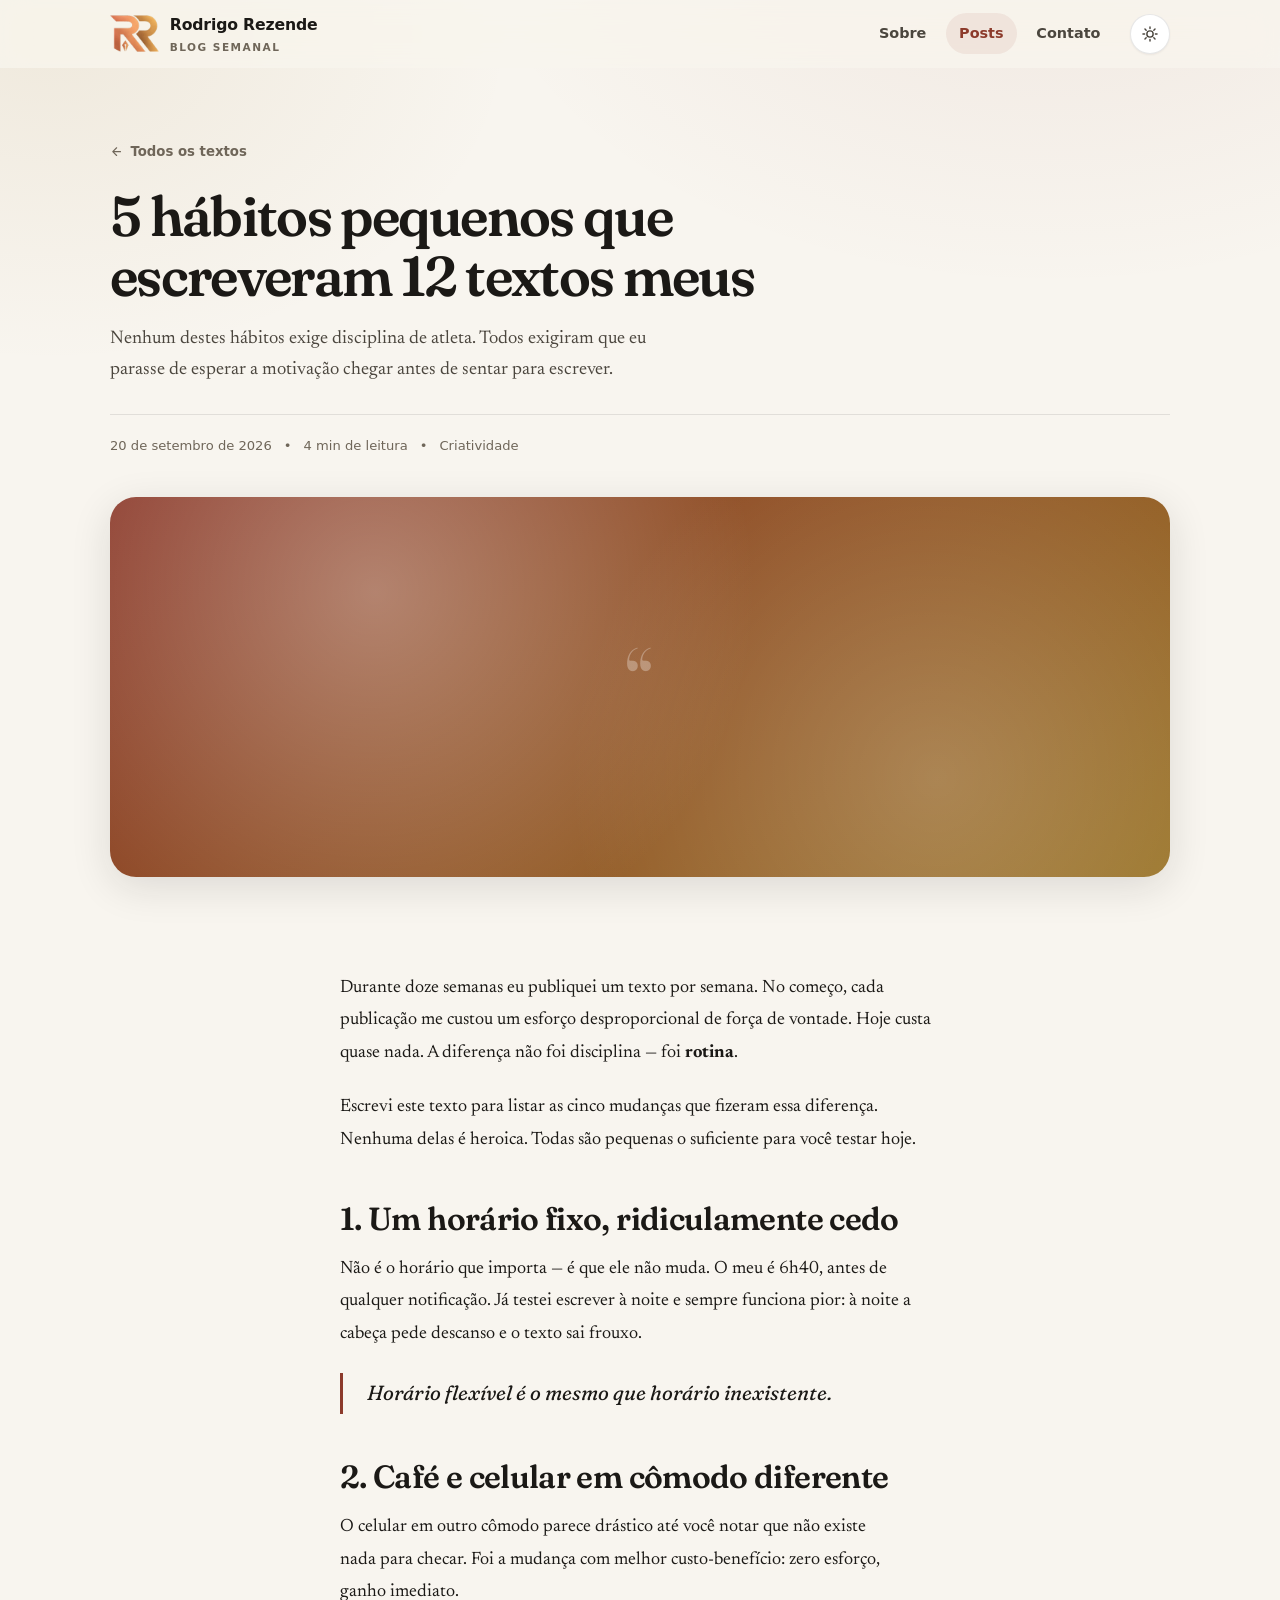
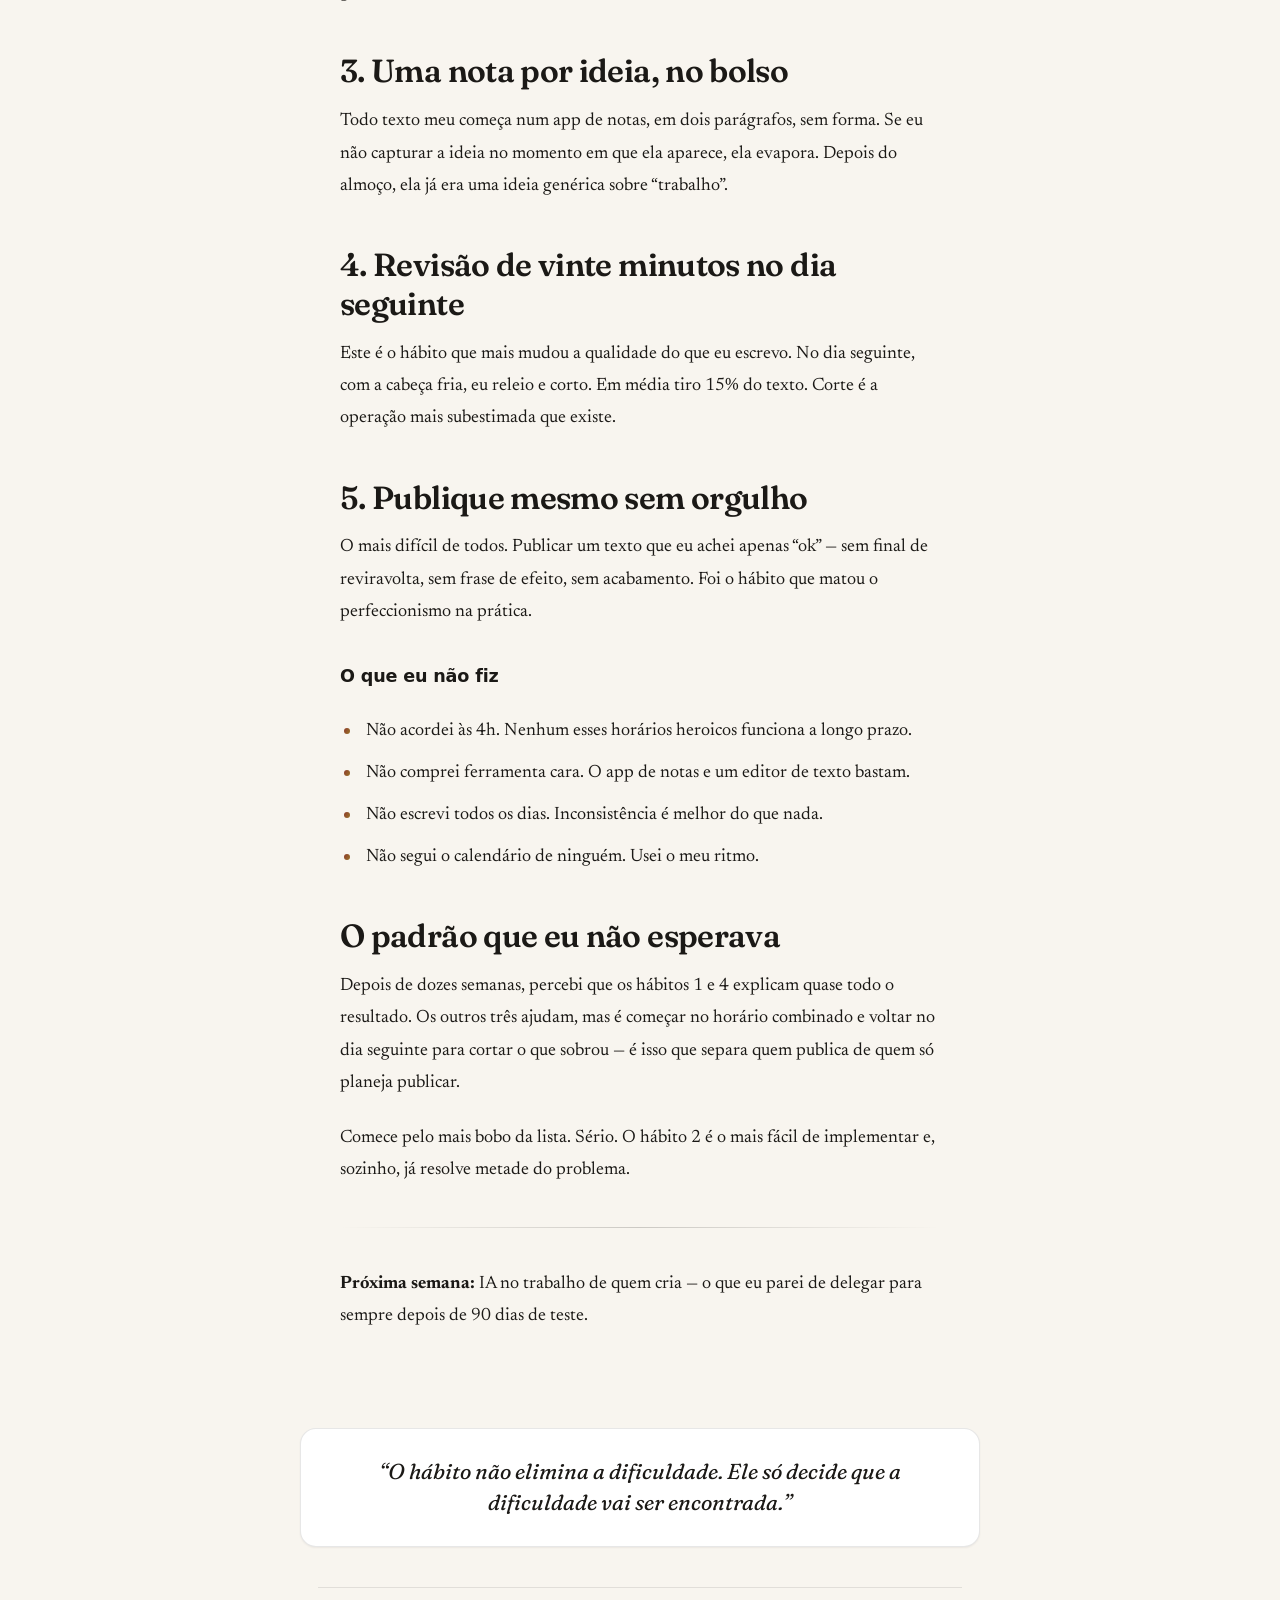
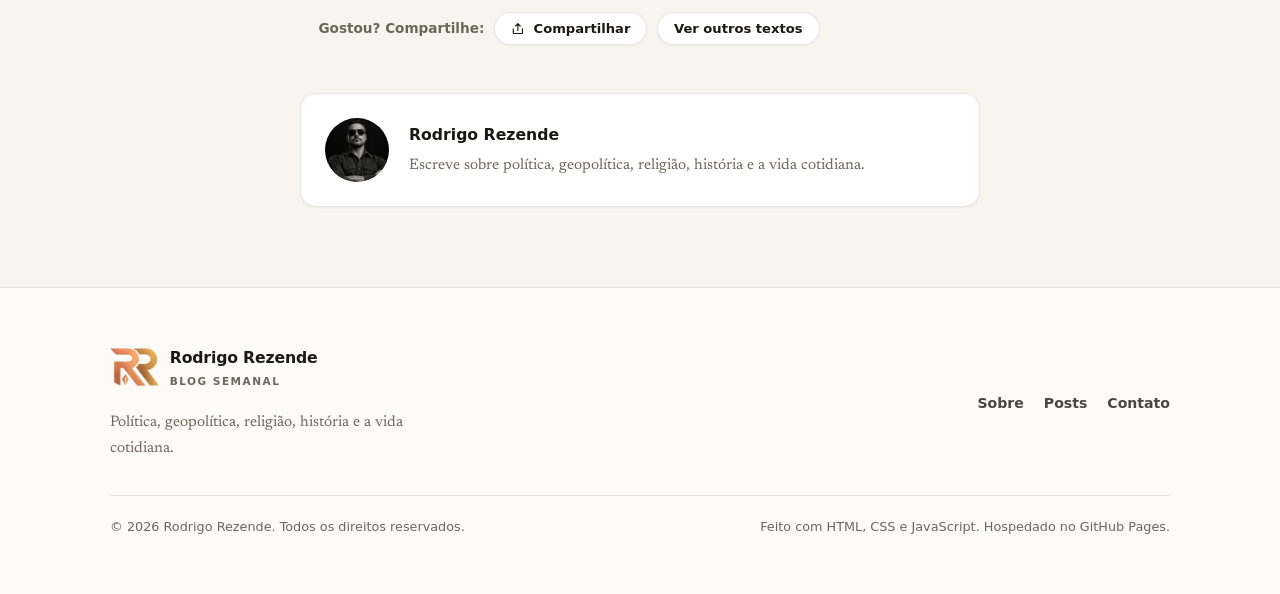
<file: posts/habitos-que-fazem-texto.html>
<!DOCTYPE html>
<html lang="pt-BR" data-theme="light">
<head>
<meta charset="UTF-8">
<meta name="viewport" content="width=device-width, initial-scale=1">
<title>5 hábitos pequenos que escreveram 12 textos meus — Rodrigo Rezende</title>
<meta name="description" content="Nenhum destes hábitos exige disciplina de atleta. Todos exigiram que eu parasse de esperar a motivação chegar antes de sentar para escrever.">
<meta name="author" content="Rodrigo Rezende">
<meta name="theme-color" content="#f8f5ef" media="(prefers-color-scheme: light)">
<meta name="theme-color" content="#131110" media="(prefers-color-scheme: dark)">
<meta property="og:type" content="article">
<meta property="og:locale" content="pt_BR">
<meta property="og:title" content="5 hábitos pequenos que escreveram 12 textos meus">
<meta property="og:description" content="Rotinas simples que transformaram “não tenho tempo” em “já escrevi”.">
<meta property="og:image" content="../assets/rodrigo-rezende.jpg">
<meta name="twitter:card" content="summary_large_image">
<link rel="icon" href="../assets/favicon.svg" type="image/svg+xml">
<link rel="preconnect" href="https://fonts.googleapis.com">
<link rel="preconnect" href="https://fonts.gstatic.com" crossorigin>
<link href="https://fonts.googleapis.com/css2?family=Fraunces:ital,opsz,wght@0,9..144,400..700;1,9..144,400..600&family=Newsreader:ital,opsz,wght@0,6..72,400..600;1,6..72,400&display=swap" rel="stylesheet">
<link rel="stylesheet" href="../styles.css">
<script>
  (function () {
    try {
      var saved = localStorage.getItem('tema');
      var prefersDark = window.matchMedia('(prefers-color-scheme: dark)').matches;
      document.documentElement.dataset.theme = saved || (prefersDark ? 'dark' : 'light');
    } catch (e) {}
  })();
</script>
</head>
<body>

<a class="skip-link" href="#conteudo">Pular para o conteúdo</a>
<div class="progress-bar" id="progressBar" aria-hidden="true"></div>

<header class="site-header" id="siteHeader">
  <div class="shell">
    <a class="brand" href="../index.html">
      <picture class="brand-logo"><source srcset="../assets/monograma-rr.webp" type="image/webp"><img src="../assets/monograma-rr.png" alt="" width="260" height="200" loading="lazy" decoding="async"></picture>
      <span class="brand-text">Rodrigo Rezende<small>Blog semanal</small></span>
    </a>
    <nav class="nav" id="nav" aria-label="Navegação principal">
      <a class="nav-link" href="../index.html#sobre">Sobre</a>
      <a class="nav-link" href="../index.html#posts" aria-current="page">Posts</a>
      <a class="nav-link" href="../index.html#contato">Contato</a>
    </nav>
    <div class="header-actions">
      <button class="icon-btn theme-toggle" id="themeToggle" type="button" aria-label="Alternar tema claro e escuro" title="Alternar tema">
        <svg class="icon-sun" viewBox="0 0 24 24" fill="none" stroke="currentColor" stroke-width="1.9" stroke-linecap="round" aria-hidden="true">
          <circle cx="12" cy="12" r="4.2"/>
          <path d="M12 2.6v2.2M12 19.2v2.2M2.6 12h2.2M19.2 12h2.2M5.3 5.3l1.6 1.6M17.1 17.1l1.6 1.6M18.7 5.3l-1.6 1.6M6.9 17.1l-1.6 1.6"/>
        </svg>
        <svg class="icon-moon" viewBox="0 0 24 24" fill="none" stroke="currentColor" stroke-width="1.9" stroke-linecap="round" stroke-linejoin="round" aria-hidden="true">
          <path d="M20.5 14.3A8.5 8.5 0 0 1 9.7 3.5a8.5 8.5 0 1 0 10.8 10.8Z"/>
        </svg>
      </button>
      <button class="icon-btn menu-toggle" id="menuToggle" type="button" aria-label="Abrir menu" aria-expanded="false" aria-controls="nav">
        <svg viewBox="0 0 24 24" fill="none" stroke="currentColor" stroke-width="2" stroke-linecap="round" aria-hidden="true">
          <path d="M4 7h16M4 12h16M4 17h16"/>
        </svg>
      </button>
    </div>
  </div>
</header>

<main id="conteudo">

  <article>
    <header class="article-hero shell">
      <a class="back-link" href="../index.html#posts">
        <svg viewBox="0 0 24 24" fill="none" stroke="currentColor" stroke-width="2" stroke-linecap="round" stroke-linejoin="round" style="width:1em;height:1em" aria-hidden="true">
          <path d="M19 12H6M12 5l-7 7 7 7"/>
        </svg>
        Todos os textos
      </a>

      <h1>5 hábitos pequenos que escreveram 12 textos meus</h1>

      <p class="article-dek">
        Nenhum destes hábitos exige disciplina de atleta. Todos exigiram que eu parasse de
        esperar a motivação chegar antes de sentar para escrever.
      </p>

      <div class="article-meta">
        <time datetime="2026-09-20">20 de setembro de 2026</time>
        <span aria-hidden="true">&bull;</span>
        <span>4 min de leitura</span>
        <span aria-hidden="true">&bull;</span>
        <span>Criatividade</span>
      </div>

      <div class="cover">
        <div class="cover-gradient" role="img" aria-label="Ilustração abstrata em tons de violeta e coral">
          <span aria-hidden="true">&ldquo;</span>
        </div>
      </div>
    </header>

    <div class="shell prose">
      <p>
        Durante doze semanas eu publiquei um texto por semana. No começo, cada publicação me
        custou um esforço desproporcional de força de vontade. Hoje custa quase nada. A
        diferença não foi disciplina — foi <strong>rotina</strong>.
      </p>

      <p>
        Escrevi este texto para listar as cinco mudanças que fizeram essa diferença. Nenhuma
        delas é heroica. Todas são pequenas o suficiente para você testar hoje.
      </p>

      <h2>1. Um horário fixo, ridiculamente cedo</h2>

      <p>
        Não é o horário que importa — é que ele não muda. O meu é 6h40, antes de qualquer
        notificação. Já testei escrever à noite e sempre funciona pior: à noite a cabeça pede
        descanso e o texto sai frouxo.
      </p>

      <blockquote>
        Horário flexível é o mesmo que horário inexistente.
      </blockquote>

      <h2>2. Café e celular em cômodo diferente</h2>

      <p>
        O celular em outro cômodo parece drástico até você notar que não existe nada para
        checar. Foi a mudança com melhor custo-benefício: zero esforço, ganho imediato.
      </p>

      <h2>3. Uma nota por ideia, no bolso</h2>

      <p>
        Todo texto meu começa num app de notas, em dois parágrafos, sem forma. Se eu não
        capturar a ideia no momento em que ela aparece, ela evapora. Depois do almoço, ela já
        era uma ideia genérica sobre “trabalho”.
      </p>

      <h2>4. Revisão de vinte minutos no dia seguinte</h2>

      <p>
        Este é o hábito que mais mudou a qualidade do que eu escrevo. No dia seguinte, com a
        cabeça fria, eu releio e corto. Em média tiro 15% do texto. Corte é a operação mais
        subestimada que existe.
      </p>

      <h2>5. Publique mesmo sem orgulho</h2>

      <p>
        O mais difícil de todos. Publicar um texto que eu achei apenas “ok” — sem final
        de reviravolta, sem frase de efeito, sem acabamento. Foi o hábito que
        matou o perfeccionismo na prática.
      </p>

      <h3>O que eu não fiz</h3>

      <ul>
        <li>Não acordei às 4h. Nenhum esses horários heroicos funciona a longo prazo.</li>
        <li>Não comprei ferramenta cara. O app de notas e um editor de texto bastam.</li>
        <li>Não escrevi todos os dias. Inconsistência é melhor do que nada.</li>
        <li>Não segui o calendário de ninguém. Usei o meu ritmo.</li>
      </ul>

      <h2>O padrão que eu não esperava</h2>

      <p>
        Depois de dozes semanas, percebi que os hábitos 1 e 4 explicam quase todo o resultado.
        Os outros três ajudam, mas é começar no horário combinado e voltar no dia seguinte
        para cortar o que sobrou — é isso que separa quem publica de quem só planeja publicar.
      </p>

      <p>
        Comece pelo mais bobo da lista. Sério. O hábito 2 é o mais fácil de implementar e,
        sozinho, já resolve metade do problema.
      </p>

      <hr>

      <p>
        <strong>Próxima semana:</strong> IA no trabalho de quem cria — o que eu parei de
        delegar para sempre depois de 90 dias de teste.
      </p>
    </div>

    <div class="shell">
      <div class="pull-quote">
        <p>“O hábito não elimina a dificuldade. Ele só decide que a dificuldade vai ser encontrada.”</p>
      </div>

      <div class="share-row">
        <span>Gostou? Compartilhe:</span>
        <button class="btn btn-ghost" type="button" data-share>
          <svg viewBox="0 0 24 24" fill="none" stroke="currentColor" stroke-width="2" stroke-linecap="round" stroke-linejoin="round" aria-hidden="true">
            <path d="M4 12v7a1 1 0 0 0 1 1h14a1 1 0 0 0 1-1v-7M12 15V3M8 7l4-4 4 4"/>
          </svg>
          Compartilhar
        </button>
        <a class="btn btn-ghost" href="../index.html#posts">Ver outros textos</a>
      </div>

      <div class="author-box">
        <img src="../assets/rodrigo-rezende.jpg" alt="" width="64" height="64" loading="lazy" decoding="async">
        <div>
          <strong>Rodrigo Rezende</strong>
          <p>Escreve sobre política, geopolítica, religião, história e a vida cotidiana.</p>
        </div>
      </div>
    </div>
  </article>

</main>

<footer class="site-footer">
  <div class="shell">
    <div class="footer-grid">
      <div>
        <a class="brand" href="../index.html">
          <picture class="brand-logo"><source srcset="../assets/monograma-rr.webp" type="image/webp"><img src="../assets/monograma-rr.png" alt="" width="260" height="200" loading="lazy" decoding="async"></picture>
          <span class="brand-text">Rodrigo Rezende<small>Blog semanal</small></span>
        </a>
        <p class="footer-about">
          Política, geopolítica, religião, história e a vida cotidiana.
        </p>
      </div>
      <nav class="footer-nav" aria-label="Navegação do rodapé">
        <a href="../index.html#sobre">Sobre</a>
        <a href="../index.html#posts">Posts</a>
        <a href="../index.html#contato">Contato</a>
      </nav>
    </div>
    <div class="footer-bottom">
      <span>&copy; <span id="year">2026</span> Rodrigo Rezende. Todos os direitos reservados.</span>
      <span>Feito com HTML, CSS e JavaScript. Hospedado no GitHub Pages.</span>
    </div>
  </div>
</footer>

<div class="toast" id="toast" role="status" aria-live="polite"></div>

<script src="../script.js"></script>
</body>
</html>
</file>
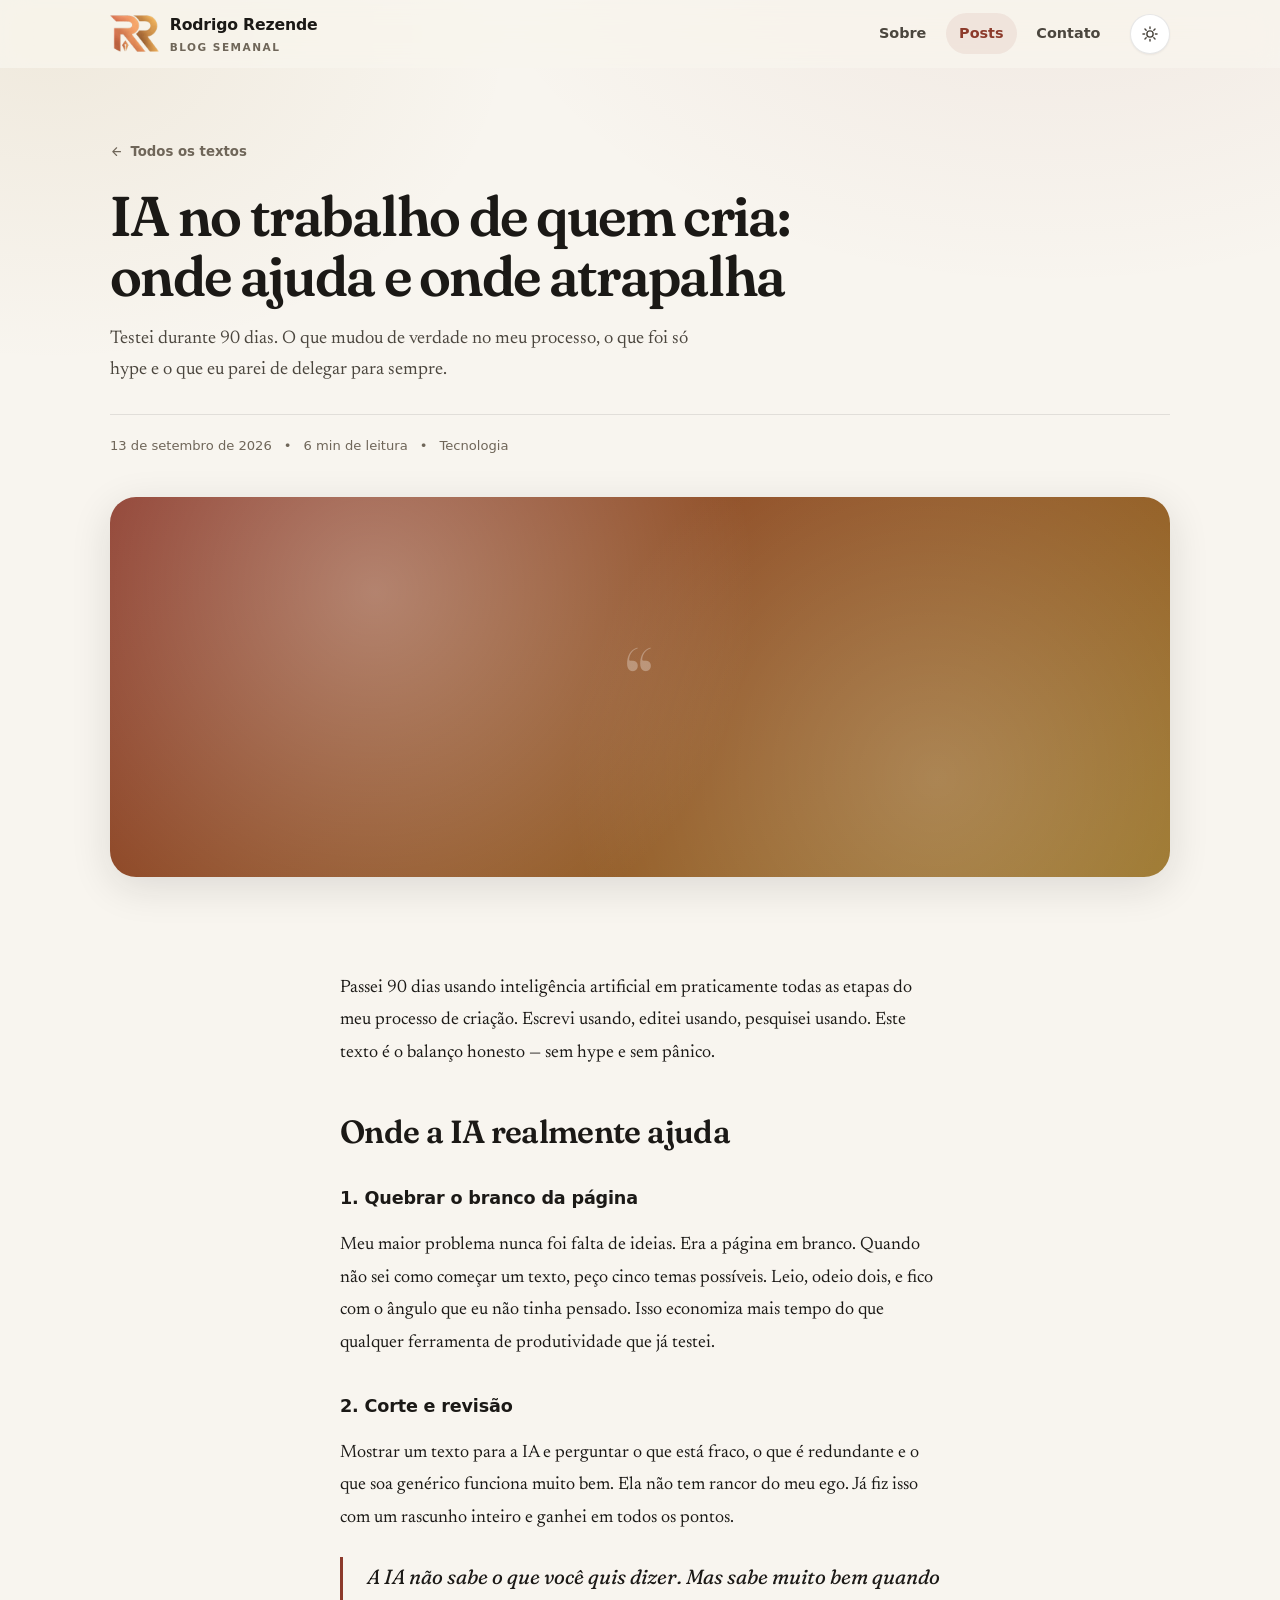
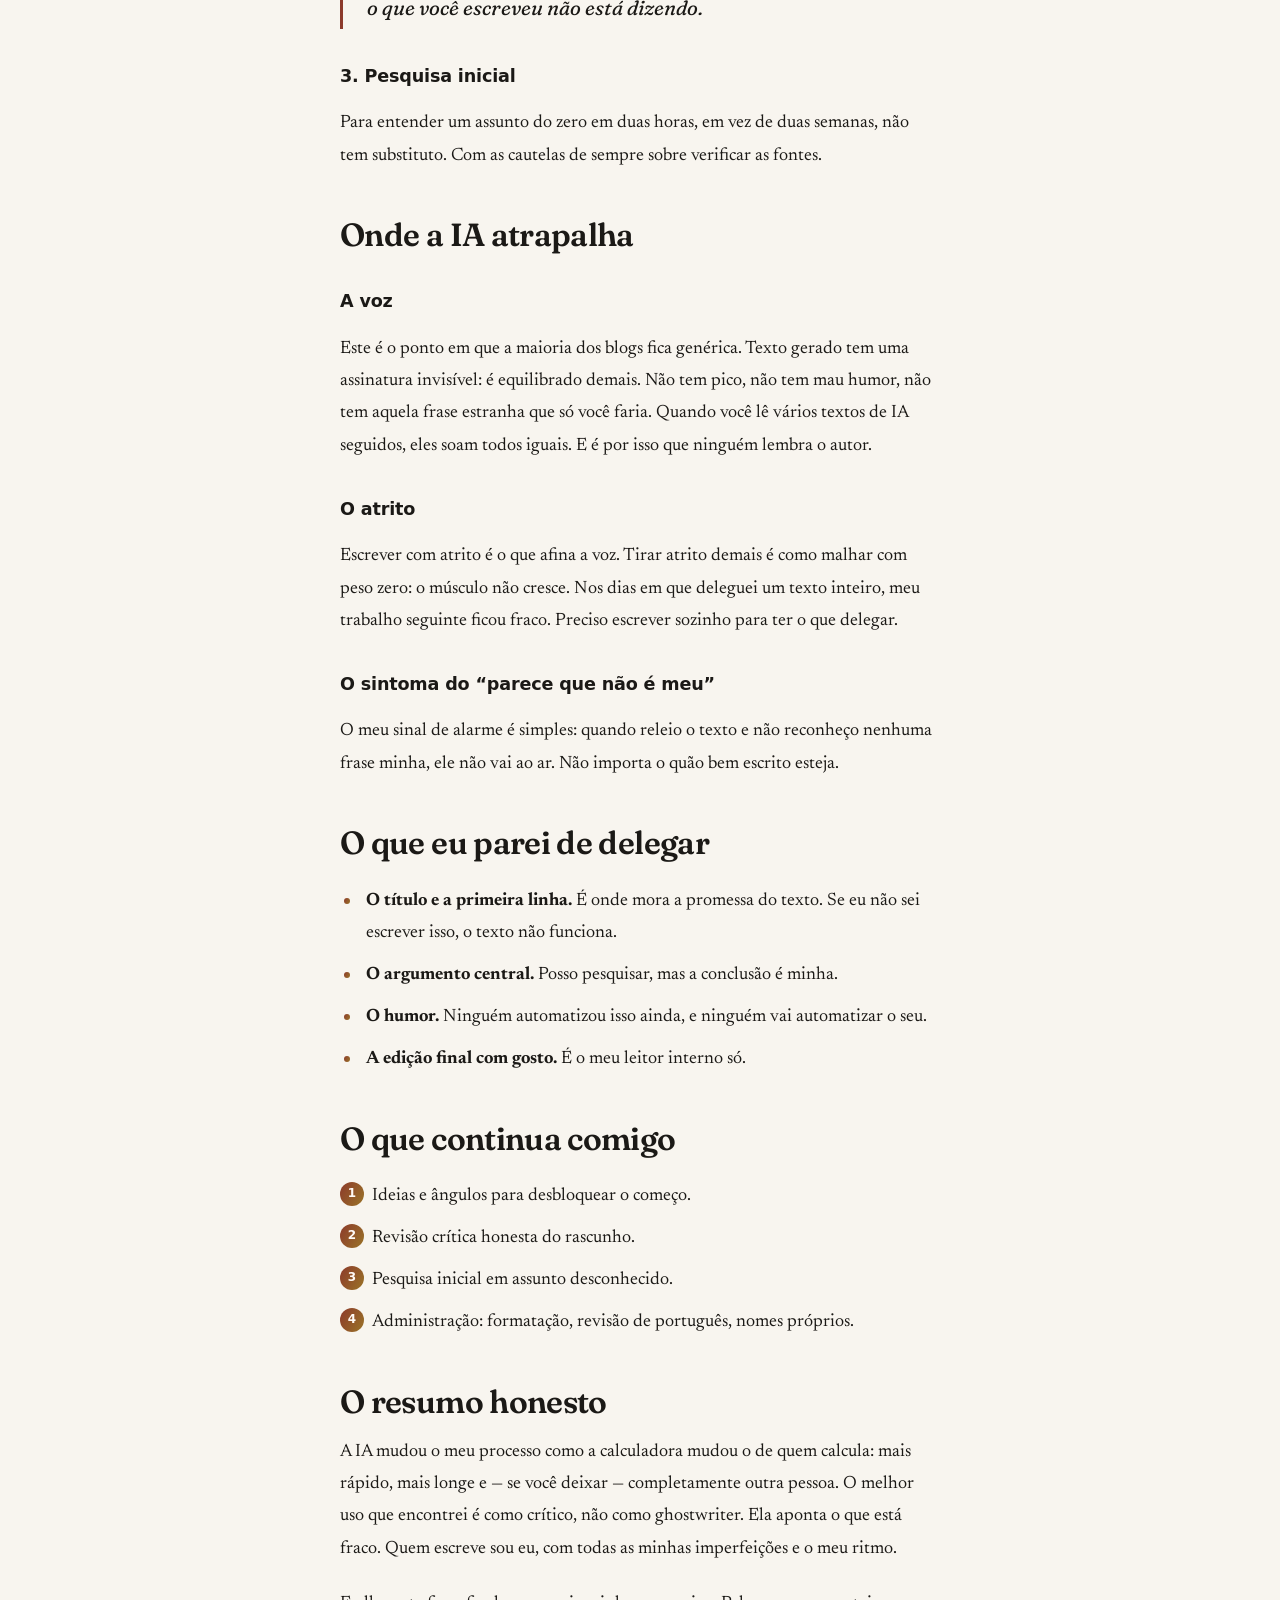
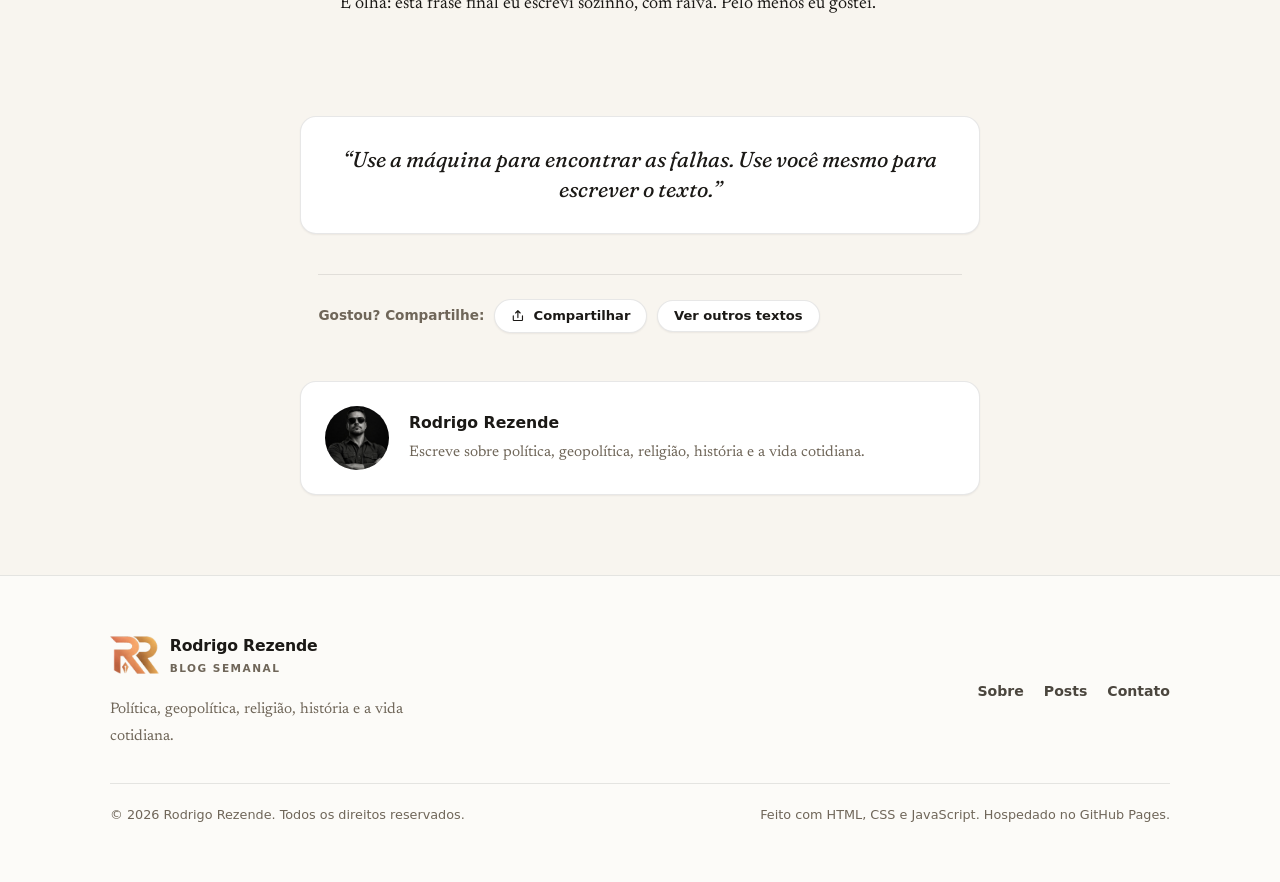
<file: posts/ia-no-trabalho-do-cria.html>
<!DOCTYPE html>
<html lang="pt-BR" data-theme="light">
<head>
<meta charset="UTF-8">
<meta name="viewport" content="width=device-width, initial-scale=1">
<title>IA no trabalho de quem cria — Rodrigo Rezende</title>
<meta name="description" content="Testei durante 90 dias. O que mudou de verdade no meu processo, o que foi só hype e o que eu parei de delegar para sempre.">
<meta name="author" content="Rodrigo Rezende">
<meta name="theme-color" content="#f8f5ef" media="(prefers-color-scheme: light)">
<meta name="theme-color" content="#131110" media="(prefers-color-scheme: dark)">
<meta property="og:type" content="article">
<meta property="og:locale" content="pt_BR">
<meta property="og:title" content="IA no trabalho de quem cria: onde ajuda e onde atrapalha">
<meta property="og:description" content="90 dias de testes: o que mudou de verdade e o que foi só hype.">
<meta property="og:image" content="../assets/rodrigo-rezende.jpg">
<meta name="twitter:card" content="summary_large_image">
<link rel="icon" href="../assets/favicon.svg" type="image/svg+xml">
<link rel="preconnect" href="https://fonts.googleapis.com">
<link rel="preconnect" href="https://fonts.gstatic.com" crossorigin>
<link href="https://fonts.googleapis.com/css2?family=Fraunces:ital,opsz,wght@0,9..144,400..700;1,9..144,400..600&family=Newsreader:ital,opsz,wght@0,6..72,400..600;1,6..72,400&display=swap" rel="stylesheet">
<link rel="stylesheet" href="../styles.css">
<script>
  (function () {
    try {
      var saved = localStorage.getItem('tema');
      var prefersDark = window.matchMedia('(prefers-color-scheme: dark)').matches;
      document.documentElement.dataset.theme = saved || (prefersDark ? 'dark' : 'light');
    } catch (e) {}
  })();
</script>
</head>
<body>

<a class="skip-link" href="#conteudo">Pular para o conteúdo</a>
<div class="progress-bar" id="progressBar" aria-hidden="true"></div>

<header class="site-header" id="siteHeader">
  <div class="shell">
    <a class="brand" href="../index.html">
      <picture class="brand-logo"><source srcset="../assets/monograma-rr.webp" type="image/webp"><img src="../assets/monograma-rr.png" alt="" width="260" height="200" loading="lazy" decoding="async"></picture>
      <span class="brand-text">Rodrigo Rezende<small>Blog semanal</small></span>
    </a>
    <nav class="nav" id="nav" aria-label="Navegação principal">
      <a class="nav-link" href="../index.html#sobre">Sobre</a>
      <a class="nav-link" href="../index.html#posts" aria-current="page">Posts</a>
      <a class="nav-link" href="../index.html#contato">Contato</a>
    </nav>
    <div class="header-actions">
      <button class="icon-btn theme-toggle" id="themeToggle" type="button" aria-label="Alternar tema claro e escuro" title="Alternar tema">
        <svg class="icon-sun" viewBox="0 0 24 24" fill="none" stroke="currentColor" stroke-width="1.9" stroke-linecap="round" aria-hidden="true">
          <circle cx="12" cy="12" r="4.2"/>
          <path d="M12 2.6v2.2M12 19.2v2.2M2.6 12h2.2M19.2 12h2.2M5.3 5.3l1.6 1.6M17.1 17.1l1.6 1.6M18.7 5.3l-1.6 1.6M6.9 17.1l-1.6 1.6"/>
        </svg>
        <svg class="icon-moon" viewBox="0 0 24 24" fill="none" stroke="currentColor" stroke-width="1.9" stroke-linecap="round" stroke-linejoin="round" aria-hidden="true">
          <path d="M20.5 14.3A8.5 8.5 0 0 1 9.7 3.5a8.5 8.5 0 1 0 10.8 10.8Z"/>
        </svg>
      </button>
      <button class="icon-btn menu-toggle" id="menuToggle" type="button" aria-label="Abrir menu" aria-expanded="false" aria-controls="nav">
        <svg viewBox="0 0 24 24" fill="none" stroke="currentColor" stroke-width="2" stroke-linecap="round" aria-hidden="true">
          <path d="M4 7h16M4 12h16M4 17h16"/>
        </svg>
      </button>
    </div>
  </div>
</header>

<main id="conteudo">

  <article>
    <header class="article-hero shell">
      <a class="back-link" href="../index.html#posts">
        <svg viewBox="0 0 24 24" fill="none" stroke="currentColor" stroke-width="2" stroke-linecap="round" stroke-linejoin="round" style="width:1em;height:1em" aria-hidden="true">
          <path d="M19 12H6M12 5l-7 7 7 7"/>
        </svg>
        Todos os textos
      </a>

      <h1>IA no trabalho de quem cria: onde ajuda e onde atrapalha</h1>

      <p class="article-dek">
        Testei durante 90 dias. O que mudou de verdade no meu processo, o que foi só hype e o
        que eu parei de delegar para sempre.
      </p>

      <div class="article-meta">
        <time datetime="2026-09-13">13 de setembro de 2026</time>
        <span aria-hidden="true">&bull;</span>
        <span>6 min de leitura</span>
        <span aria-hidden="true">&bull;</span>
        <span>Tecnologia</span>
      </div>

      <div class="cover">
        <div class="cover-gradient" role="img" aria-label="Ilustração abstrata em tons de violeta e coral">
          <span aria-hidden="true">&ldquo;</span>
        </div>
      </div>
    </header>

    <div class="shell prose">
      <p>
        Passei 90 dias usando inteligência artificial em praticamente todas as etapas do meu
        processo de criação. Escrevi usando, editei usando, pesquisei usando. Este texto é o
        balanço honesto — sem hype e sem pânico.
      </p>

      <h2>Onde a IA realmente ajuda</h2>

      <h3>1. Quebrar o branco da página</h3>

      <p>
        Meu maior problema nunca foi falta de ideias. Era a página em branco. Quando não sei
        como começar um texto, peço cinco temas possíveis. Leio, odeio dois, e fico com o
        ângulo que eu não tinha pensado. Isso economiza mais tempo do que qualquer ferramenta
        de produtividade que já testei.
      </p>

      <h3>2. Corte e revisão</h3>

      <p>
        Mostrar um texto para a IA e perguntar o que está fraco, o que é redundante e o que
        soa genérico funciona muito bem. Ela não tem rancor do meu ego. Já fiz isso com um
        rascunho inteiro e ganhei em todos os pontos.
      </p>

      <blockquote>
        A IA não sabe o que você quis dizer. Mas sabe muito bem quando o que você escreveu não
        está dizendo.
      </blockquote>

      <h3>3. Pesquisa inicial</h3>

      <p>
        Para entender um assunto do zero em duas horas, em vez de duas semanas, não tem
        substituto. Com as cautelas de sempre sobre verificar as fontes.
      </p>

      <h2>Onde a IA atrapalha</h2>

      <h3>A voz</h3>

      <p>
        Este é o ponto em que a maioria dos blogs fica genérica. Texto gerado tem uma
        assinatura invisível: é equilibrado demais. Não tem pico, não tem mau humor, não tem
        aquela frase estranha que só você faria. Quando você lê vários textos de IA seguidos,
        eles soam todos iguais. E é por isso que ninguém lembra o autor.
      </p>

      <h3>O atrito</h3>

      <p>
        Escrever com atrito é o que afina a voz. Tirar atrito demais é como malhar com peso
        zero: o músculo não cresce. Nos dias em que deleguei um texto inteiro, meu trabalho
        seguinte ficou fraco. Preciso escrever sozinho para ter o que delegar.
      </p>

      <h3>O sintoma do “parece que não é meu”</h3>

      <p>
        O meu sinal de alarme é simples: quando releio o texto e não reconheço nenhuma frase
        minha, ele não vai ao ar. Não importa o quão bem escrito esteja.
      </p>

      <h2>O que eu parei de delegar</h2>

      <ul>
        <li>
          <strong>O título e a primeira linha.</strong> É onde mora a promessa do texto. Se eu
          não sei escrever isso, o texto não funciona.
        </li>
        <li>
          <strong>O argumento central.</strong> Posso pesquisar, mas a conclusão é minha.
        </li>
        <li>
          <strong>O humor.</strong> Ninguém automatizou isso ainda, e ninguém vai automatizar
          o seu.
        </li>
        <li>
          <strong>A edição final com gosto.</strong> É o meu leitor interno só.
        </li>
      </ul>

      <h2>O que continua comigo</h2>

      <ol>
        <li>Ideias e ângulos para desbloquear o começo.</li>
        <li>Revisão crítica honesta do rascunho.</li>
        <li>Pesquisa inicial em assunto desconhecido.</li>
        <li>Administração: formatação, revisão de português, nomes próprios.</li>
      </ol>

      <h2>O resumo honesto</h2>

      <p>
        A IA mudou o meu processo como a calculadora mudou o de quem calcula: mais rápido, mais
        longe e — se você deixar — completamente outra pessoa. O melhor uso que encontrei é
        como crítico, não como ghostwriter. Ela aponta o que está fraco. Quem escreve sou eu,
        com todas as minhas imperfeições e o meu ritmo.
      </p>

      <p>
        E olha: esta frase final eu escrevi sozinho, com raiva. Pelo menos eu gostei.
      </p>
    </div>

    <div class="shell">
      <div class="pull-quote">
        <p>“Use a máquina para encontrar as falhas. Use você mesmo para escrever o texto.”</p>
      </div>

      <div class="share-row">
        <span>Gostou? Compartilhe:</span>
        <button class="btn btn-ghost" type="button" data-share>
          <svg viewBox="0 0 24 24" fill="none" stroke="currentColor" stroke-width="2" stroke-linecap="round" stroke-linejoin="round" aria-hidden="true">
            <path d="M4 12v7a1 1 0 0 0 1 1h14a1 1 0 0 0 1-1v-7M12 15V3M8 7l4-4 4 4"/>
          </svg>
          Compartilhar
        </button>
        <a class="btn btn-ghost" href="../index.html#posts">Ver outros textos</a>
      </div>

      <div class="author-box">
        <img src="../assets/rodrigo-rezende.jpg" alt="" width="64" height="64" loading="lazy" decoding="async">
        <div>
          <strong>Rodrigo Rezende</strong>
          <p>Escreve sobre política, geopolítica, religião, história e a vida cotidiana.</p>
        </div>
      </div>
    </div>
  </article>

</main>

<footer class="site-footer">
  <div class="shell">
    <div class="footer-grid">
      <div>
        <a class="brand" href="../index.html">
          <picture class="brand-logo"><source srcset="../assets/monograma-rr.webp" type="image/webp"><img src="../assets/monograma-rr.png" alt="" width="260" height="200" loading="lazy" decoding="async"></picture>
          <span class="brand-text">Rodrigo Rezende<small>Blog semanal</small></span>
        </a>
        <p class="footer-about">
          Política, geopolítica, religião, história e a vida cotidiana.
        </p>
      </div>
      <nav class="footer-nav" aria-label="Navegação do rodapé">
        <a href="../index.html#sobre">Sobre</a>
        <a href="../index.html#posts">Posts</a>
        <a href="../index.html#contato">Contato</a>
      </nav>
    </div>
    <div class="footer-bottom">
      <span>&copy; <span id="year">2026</span> Rodrigo Rezende. Todos os direitos reservados.</span>
      <span>Feito com HTML, CSS e JavaScript. Hospedado no GitHub Pages.</span>
    </div>
  </div>
</footer>

<div class="toast" id="toast" role="status" aria-live="polite"></div>

<script src="../script.js"></script>
</body>
</html>
</file>
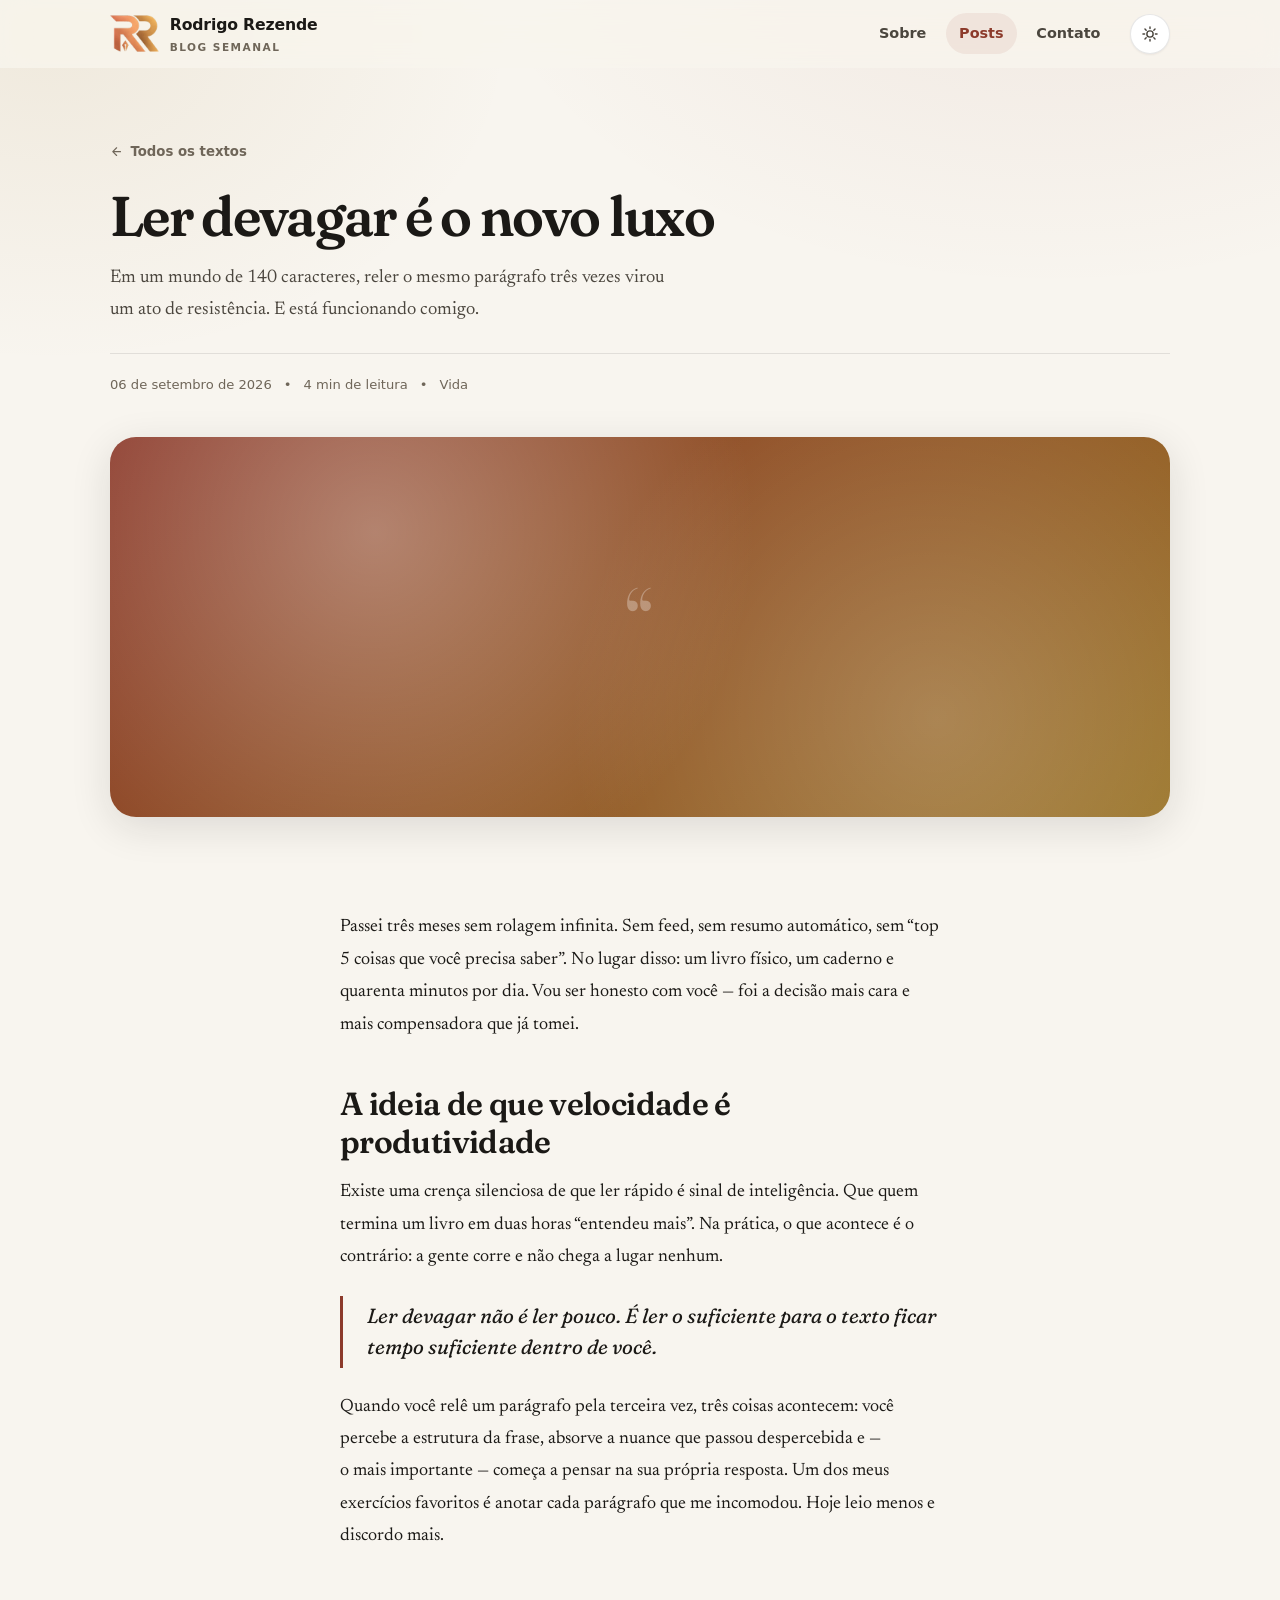
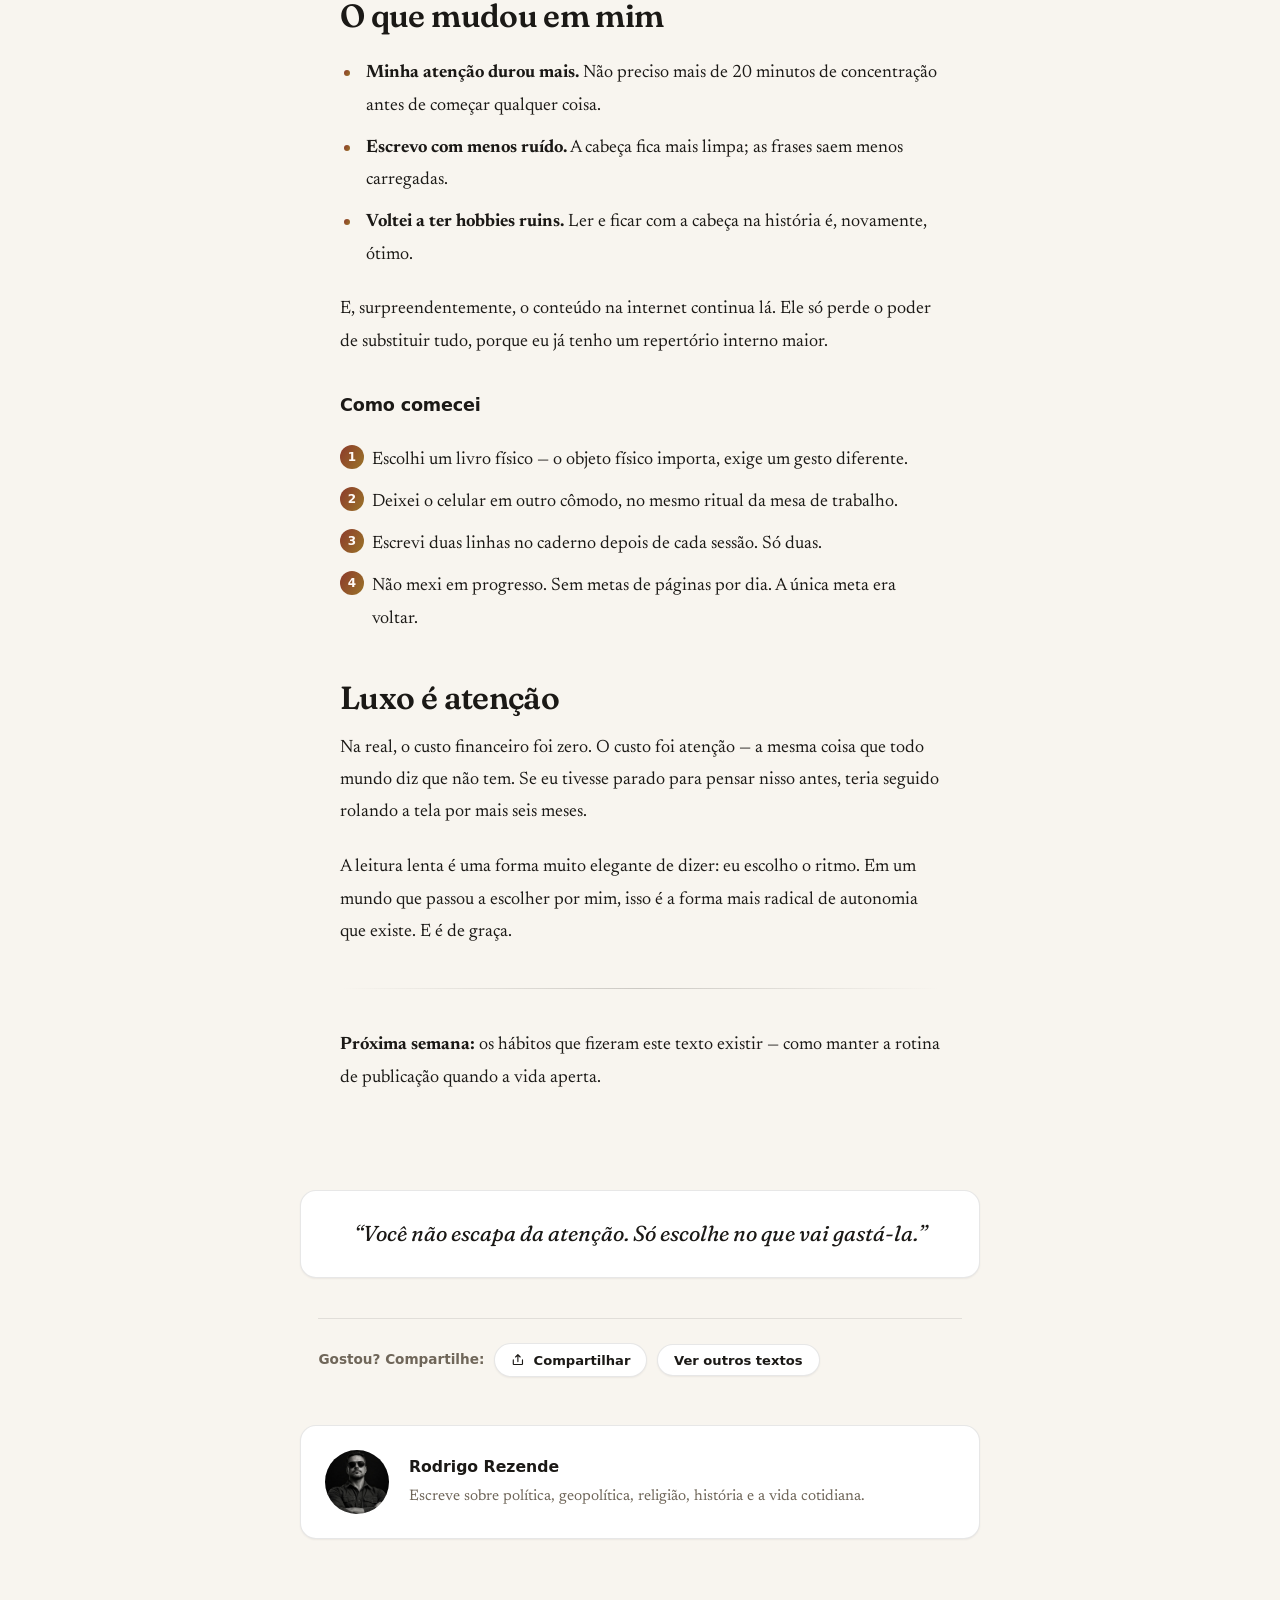
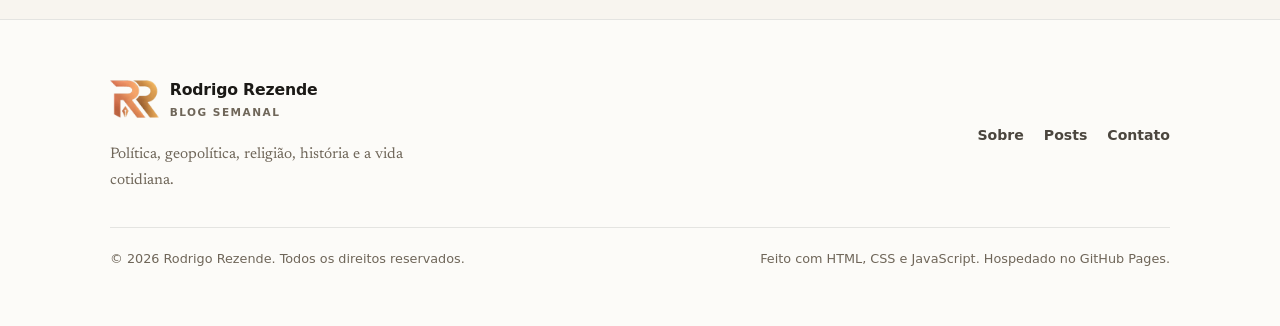
<file: posts/ler-lento-e-viver-mais.html>
<!DOCTYPE html>
<html lang="pt-BR" data-theme="light">
<head>
<meta charset="UTF-8">
<meta name="viewport" content="width=device-width, initial-scale=1">
<title>Ler devagar é o novo luxo — Rodrigo Rezende</title>
<meta name="description" content="Em um mundo de 140 caracteres, reler o mesmo parágrafo três vezes virou um ato de resistência. E está funcionando comigo.">
<meta name="author" content="Rodrigo Rezende">
<meta name="theme-color" content="#f8f5ef" media="(prefers-color-scheme: light)">
<meta name="theme-color" content="#131110" media="(prefers-color-scheme: dark)">
<meta property="og:type" content="article">
<meta property="og:locale" content="pt_BR">
<meta property="og:title" content="Ler devagar é o novo luxo">
<meta property="og:description" content="Reler o mesmo parágrafo três vezes virou um ato de resistência.">
<meta property="og:image" content="../assets/rodrigo-rezende.jpg">
<meta name="twitter:card" content="summary_large_image">
<link rel="icon" href="../assets/favicon.svg" type="image/svg+xml">
<link rel="preconnect" href="https://fonts.googleapis.com">
<link rel="preconnect" href="https://fonts.gstatic.com" crossorigin>
<link href="https://fonts.googleapis.com/css2?family=Fraunces:ital,opsz,wght@0,9..144,400..700;1,9..144,400..600&family=Newsreader:ital,opsz,wght@0,6..72,400..600;1,6..72,400&display=swap" rel="stylesheet">
<link rel="stylesheet" href="../styles.css">
<script>
  (function () {
    try {
      var saved = localStorage.getItem('tema');
      var prefersDark = window.matchMedia('(prefers-color-scheme: dark)').matches;
      document.documentElement.dataset.theme = saved || (prefersDark ? 'dark' : 'light');
    } catch (e) {}
  })();
</script>
</head>
<body>

<a class="skip-link" href="#conteudo">Pular para o conteúdo</a>
<div class="progress-bar" id="progressBar" aria-hidden="true"></div>

<header class="site-header" id="siteHeader">
  <div class="shell">
    <a class="brand" href="../index.html">
      <picture class="brand-logo"><source srcset="../assets/monograma-rr.webp" type="image/webp"><img src="../assets/monograma-rr.png" alt="" width="260" height="200" loading="lazy" decoding="async"></picture>
      <span class="brand-text">Rodrigo Rezende<small>Blog semanal</small></span>
    </a>
    <nav class="nav" id="nav" aria-label="Navegação principal">
      <a class="nav-link" href="../index.html#sobre">Sobre</a>
      <a class="nav-link" href="../index.html#posts" aria-current="page">Posts</a>
      <a class="nav-link" href="../index.html#contato">Contato</a>
    </nav>
    <div class="header-actions">
      <button class="icon-btn theme-toggle" id="themeToggle" type="button" aria-label="Alternar tema claro e escuro" title="Alternar tema">
        <svg class="icon-sun" viewBox="0 0 24 24" fill="none" stroke="currentColor" stroke-width="1.9" stroke-linecap="round" aria-hidden="true">
          <circle cx="12" cy="12" r="4.2"/>
          <path d="M12 2.6v2.2M12 19.2v2.2M2.6 12h2.2M19.2 12h2.2M5.3 5.3l1.6 1.6M17.1 17.1l1.6 1.6M18.7 5.3l-1.6 1.6M6.9 17.1l-1.6 1.6"/>
        </svg>
        <svg class="icon-moon" viewBox="0 0 24 24" fill="none" stroke="currentColor" stroke-width="1.9" stroke-linecap="round" stroke-linejoin="round" aria-hidden="true">
          <path d="M20.5 14.3A8.5 8.5 0 0 1 9.7 3.5a8.5 8.5 0 1 0 10.8 10.8Z"/>
        </svg>
      </button>
      <button class="icon-btn menu-toggle" id="menuToggle" type="button" aria-label="Abrir menu" aria-expanded="false" aria-controls="nav">
        <svg viewBox="0 0 24 24" fill="none" stroke="currentColor" stroke-width="2" stroke-linecap="round" aria-hidden="true">
          <path d="M4 7h16M4 12h16M4 17h16"/>
        </svg>
      </button>
    </div>
  </div>
</header>

<main id="conteudo">

  <article>
    <header class="article-hero shell">
      <a class="back-link" href="../index.html#posts">
        <svg viewBox="0 0 24 24" fill="none" stroke="currentColor" stroke-width="2" stroke-linecap="round" stroke-linejoin="round" style="width:1em;height:1em" aria-hidden="true">
          <path d="M19 12H6M12 5l-7 7 7 7"/>
        </svg>
        Todos os textos
      </a>

      <h1>Ler devagar é o novo luxo</h1>

      <p class="article-dek">
        Em um mundo de 140 caracteres, reler o mesmo parágrafo três vezes virou um ato de
        resistência. E está funcionando comigo.
      </p>

      <div class="article-meta">
        <time datetime="2026-09-06">06 de setembro de 2026</time>
        <span aria-hidden="true">&bull;</span>
        <span>4 min de leitura</span>
        <span aria-hidden="true">&bull;</span>
        <span>Vida</span>
      </div>

      <div class="cover">
        <div class="cover-gradient" role="img" aria-label="Ilustração abstrata em tons de violeta e coral">
          <span aria-hidden="true">&ldquo;</span>
        </div>
      </div>
    </header>

    <div class="shell prose">
      <p>
        Passei três meses sem rolagem infinita. Sem feed, sem resumo automático, sem
        “top 5 coisas que você precisa saber”. No lugar disso: um livro físico, um caderno e
        quarenta minutos por dia. Vou ser honesto com você — foi a decisão mais cara e mais
       compensadora que já tomei.
      </p>

      <h2>A ideia de que velocidade é produtividade</h2>

      <p>
        Existe uma crença silenciosa de que ler rápido é sinal de inteligência. Que quem
        termina um livro em duas horas “entendeu mais”. Na prática, o que acontece é o
        contrário: a gente corre e não chega a lugar nenhum.
      </p>

      <blockquote>
        Ler devagar não é ler pouco. É ler o suficiente para o texto ficar tempo suficiente
        dentro de você.
      </blockquote>

      <p>
        Quando você relê um parágrafo pela terceira vez, três coisas acontecem: você percebe a
        estrutura da frase, absorve a nuance que passou despercebida e — o mais importante —
        começa a pensar na sua própria resposta. Um dos meus exercícios favoritos é
        anotar cada parágrafo que me incomodou. Hoje leio menos e discordo mais.
      </p>

      <h2>O que mudou em mim</h2>

      <ul>
        <li><strong>Minha atenção durou mais.</strong> Não preciso mais de 20 minutos de concentração antes de começar qualquer coisa.</li>
        <li><strong>Escrevo com menos ruído.</strong> A cabeça fica mais limpa; as frases saem menos carregadas.</li>
        <li><strong>Voltei a ter hobbies ruins.</strong> Ler e ficar com a cabeça na história é, novamente, ótimo.</li>
      </ul>

      <p>
        E, surpreendentemente, o conteúdo na internet continua lá. Ele só perde o poder de
        substituir tudo, porque eu já tenho um repertório interno maior.
      </p>

      <h3>Como comecei</h3>

      <ol>
        <li>Escolhi um livro físico — o objeto físico importa, exige um gesto diferente.</li>
        <li>Deixei o celular em outro cômodo, no mesmo ritual da mesa de trabalho.</li>
        <li>Escrevi duas linhas no caderno depois de cada sessão. Só duas.</li>
        <li>Não mexi em progresso. Sem metas de páginas por dia. A única meta era voltar.</li>
      </ol>

      <h2>Luxo é atenção</h2>

      <p>
        Na real, o custo financeiro foi zero. O custo foi atenção — a mesma coisa que todo
        mundo diz que não tem. Se eu tivesse parado para pensar nisso antes, teria
       seguido rolando a tela por mais seis meses.
      </p>

      <p>
        A leitura lenta é uma forma muito elegante de dizer: eu escolho o ritmo. Em um mundo
        que passou a escolher por mim, isso é a forma mais radical de autonomia que existe.
        E é de graça.
      </p>

      <hr>

      <p>
        <strong>Próxima semana:</strong> os hábitos que fizeram este texto existir — como manter a
        rotina de publicação quando a vida aperta.
      </p>
    </div>

    <div class="shell">
      <div class="pull-quote">
        <p>“Você não escapa da atenção. Só escolhe no que vai gastá-la.”</p>
      </div>

      <div class="share-row">
        <span>Gostou? Compartilhe:</span>
        <button class="btn btn-ghost" type="button" data-share>
          <svg viewBox="0 0 24 24" fill="none" stroke="currentColor" stroke-width="2" stroke-linecap="round" stroke-linejoin="round" aria-hidden="true">
            <path d="M4 12v7a1 1 0 0 0 1 1h14a1 1 0 0 0 1-1v-7M12 15V3M8 7l4-4 4 4"/>
          </svg>
          Compartilhar
        </button>
        <a class="btn btn-ghost" href="../index.html#posts">Ver outros textos</a>
      </div>

      <div class="author-box">
        <img src="../assets/rodrigo-rezende.jpg" alt="" width="64" height="64" loading="lazy" decoding="async">
        <div>
          <strong>Rodrigo Rezende</strong>
          <p>Escreve sobre política, geopolítica, religião, história e a vida cotidiana.</p>
        </div>
      </div>
    </div>
  </article>

</main>

<footer class="site-footer">
  <div class="shell">
    <div class="footer-grid">
      <div>
        <a class="brand" href="../index.html">
          <picture class="brand-logo"><source srcset="../assets/monograma-rr.webp" type="image/webp"><img src="../assets/monograma-rr.png" alt="" width="260" height="200" loading="lazy" decoding="async"></picture>
          <span class="brand-text">Rodrigo Rezende<small>Blog semanal</small></span>
        </a>
        <p class="footer-about">
          Política, geopolítica, religião, história e a vida cotidiana.
        </p>
      </div>
      <nav class="footer-nav" aria-label="Navegação do rodapé">
        <a href="../index.html#sobre">Sobre</a>
        <a href="../index.html#posts">Posts</a>
        <a href="../index.html#contato">Contato</a>
      </nav>
    </div>
    <div class="footer-bottom">
      <span>&copy; <span id="year">2026</span> Rodrigo Rezende. Todos os direitos reservados.</span>
      <span>Feito com HTML, CSS e JavaScript. Hospedado no GitHub Pages.</span>
    </div>
  </div>
</footer>

<div class="toast" id="toast" role="status" aria-live="polite"></div>

<script src="../script.js"></script>
</body>
</html>
</file>
<file: styles.css>
:root {
  --font-display: "Fraunces", "Iowan Old Style", Georgia, serif;
  --font-read: "Newsreader", Georgia, "Times New Roman", serif;
  --font-ui: system-ui, -apple-system, "Segoe UI", Roboto, Helvetica, Arial, sans-serif;

  --bg: #f8f5ef;
  --bg-soft: #f0ebe1;
  --surface: #ffffff;
  --surface-2: #fbf8f3;
  --text: #1b1916;
  --text-soft: #4b463e;
  --muted: #6f6659;
  --border: rgba(27, 25, 22, 0.1);
  --border-strong: rgba(27, 25, 22, 0.2);

  --accent: #8c3a2b;
  --accent-2: #9a7428;
  --accent-ink: #fffaf6;
  --accent-soft: rgba(140, 58, 43, 0.08);
  --accent-2-soft: rgba(154, 116, 40, 0.09);
  --accent-ring: rgba(140, 58, 43, 0.32);
  --live: #4f7a45;

  --shadow-xs: 0 1px 2px rgba(27, 25, 22, 0.06);
  --shadow-sm: 0 2px 8px rgba(27, 25, 22, 0.06), 0 8px 24px rgba(27, 25, 22, 0.05);
  --shadow-md: 0 10px 40px rgba(27, 25, 22, 0.12);
  --shadow-glow: 0 10px 34px rgba(140, 58, 43, 0.26);

  --radius-sm: 10px;
  --radius: 16px;
  --radius-lg: 26px;
  --radius-pill: 999px;

  --maxw: 1140px;
  --measure: 68ch;
  --header-h: 68px;
  --ease: cubic-bezier(0.22, 1, 0.36, 1);
}

[data-theme="dark"] {
  --bg: #131110;
  --bg-soft: #1a1715;
  --surface: #1e1b18;
  --surface-2: #252220;
  --text: #f3ede3;
  --text-soft: #d2c9bd;
  --muted: #9e958a;
  --border: rgba(255, 255, 255, 0.1);
  --border-strong: rgba(255, 255, 255, 0.2);
  --accent: #d18a75;
  --accent-2: #c6a05c;
  --accent-ink: #1a1513;
  --accent-soft: rgba(209, 138, 117, 0.13);
  --accent-2-soft: rgba(198, 160, 92, 0.12);
  --accent-ring: rgba(209, 138, 117, 0.38);
  --live: #86ac74;
  --shadow-xs: 0 1px 2px rgba(0, 0, 0, 0.4);
  --shadow-sm: 0 2px 10px rgba(0, 0, 0, 0.4), 0 10px 30px rgba(0, 0, 0, 0.35);
  --shadow-md: 0 14px 46px rgba(0, 0, 0, 0.55);
  --shadow-glow: 0 10px 34px rgba(209, 138, 117, 0.26);
}

*,
*::before,
*::after {
  box-sizing: border-box;
}

* {
  margin: 0;
}

html {
  -webkit-text-size-adjust: 100%;
  scroll-behavior: smooth;
  scroll-padding-top: calc(var(--header-h) + 24px);
}

body {
  font-family: var(--font-read);
  font-size: 1.0625rem;
  line-height: 1.75;
  color: var(--text);
  background-color: var(--bg);
  background-image:
    radial-gradient(60rem 40rem at 82% -12%, var(--accent-soft), transparent 62%),
    radial-gradient(48rem 34rem at 4% 4%, var(--accent-2-soft), transparent 60%);
  background-attachment: fixed;
  -webkit-font-smoothing: antialiased;
  text-rendering: optimizeLegibility;
  min-height: 100vh;
  overflow-x: hidden;
}

img,
svg {
  display: block;
  max-width: 100%;
}

img {
  height: auto;
}

a {
  color: inherit;
  text-decoration: none;
}

button {
  font: inherit;
  color: inherit;
  cursor: pointer;
  border: 0;
  background: none;
}

ul,
ol {
  padding: 0;
  list-style: none;
}

:focus-visible {
  outline: 2px solid var(--accent);
  outline-offset: 3px;
  border-radius: 4px;
}

::selection {
  background: var(--accent);
  color: var(--accent-ink);
}

.skip-link {
  position: absolute;
  left: -9999px;
  top: 0;
  z-index: 200;
  padding: 0.75rem 1.25rem;
  background: var(--accent);
  color: var(--accent-ink);
  font-family: var(--font-ui);
  font-weight: 600;
  border-radius: 0 0 var(--radius-sm) 0;
}

.skip-link:focus {
  left: 0;
}

.shell {
  width: 100%;
  max-width: var(--maxw);
  margin-inline: auto;
  padding-inline: clamp(1.15rem, 4vw, 2.5rem);
}

.eyebrow {
  display: inline-flex;
  align-items: center;
  gap: 0.5rem;
  font-family: var(--font-ui);
  font-size: 0.7rem;
  font-weight: 700;
  letter-spacing: 0.16em;
  text-transform: uppercase;
  color: var(--accent);
}

.eyebrow::before {
  content: "";
  width: 1.6rem;
  height: 2px;
  border-radius: 2px;
  background: linear-gradient(90deg, var(--accent), var(--accent-2));
}

.section-title {
  font-family: var(--font-display);
  font-size: clamp(1.75rem, 1.15rem + 2.2vw, 2.85rem);
  font-weight: 600;
  line-height: 1.12;
  letter-spacing: -0.02em;
  font-variation-settings: "SOFT" 40, "WONK" 1;
  margin-top: 0.6rem;
}

.section-lead {
  font-family: var(--font-ui);
  font-size: 1rem;
  line-height: 1.7;
  color: var(--muted);
  max-width: 52ch;
  margin-top: 0.9rem;
}

.gradient-text {
  background: linear-gradient(100deg, var(--accent) 0%, var(--accent-2) 90%);
  -webkit-background-clip: text;
  background-clip: text;
  color: transparent;
}

.btn {
  --btn-bg: var(--surface);
  --btn-fg: var(--text);
  display: inline-flex;
  align-items: center;
  justify-content: center;
  gap: 0.55rem;
  padding: 0.8rem 1.4rem;
  font-family: var(--font-ui);
  font-size: 0.9rem;
  font-weight: 600;
  line-height: 1;
  color: var(--btn-fg);
  background: var(--btn-bg);
  border: 1px solid var(--border);
  border-radius: var(--radius-pill);
  box-shadow: var(--shadow-xs);
  transition: transform 0.25s var(--ease), box-shadow 0.25s var(--ease),
    background-color 0.25s var(--ease), border-color 0.25s var(--ease), color 0.25s var(--ease);
}

.btn:hover {
  transform: translateY(-2px);
  box-shadow: var(--shadow-sm);
}

.btn:active {
  transform: translateY(0);
}

.btn-primary {
  --btn-fg: var(--accent-ink);
  background: linear-gradient(100deg, var(--accent), var(--accent-2));
  border-color: transparent;
  box-shadow: var(--shadow-glow);
}

.btn-primary:hover {
  box-shadow: var(--shadow-glow);
}

.btn-ghost:hover {
  border-color: var(--accent);
  color: var(--accent);
  background: var(--accent-soft);
}

.btn svg {
  width: 1.05em;
  height: 1.05em;
  flex: none;
}

.site-header {
  position: sticky;
  top: 0;
  z-index: 100;
  height: var(--header-h);
  display: flex;
  align-items: center;
  background: color-mix(in srgb, var(--bg) 78%, transparent);
  backdrop-filter: saturate(180%) blur(14px);
  -webkit-backdrop-filter: saturate(180%) blur(14px);
  border-bottom: 1px solid transparent;
  transition: border-color 0.3s var(--ease), background-color 0.3s var(--ease);
}

.site-header.is-stuck {
  border-bottom-color: var(--border);
  box-shadow: var(--shadow-xs);
}

.site-header .shell {
  display: flex;
  align-items: center;
  gap: 1rem;
}

.brand {
  display: inline-flex;
  align-items: center;
  gap: 0.65rem;
  font-family: var(--font-ui);
  font-weight: 700;
  font-size: 0.98rem;
  letter-spacing: -0.01em;
  margin-right: auto;
}

.brand-logo {
  display: block;
  flex: none;
  height: 38px;
  width: auto;
}

.brand-logo img {
  display: block;
  width: 100%;
  height: 100%;
  object-fit: contain;
}

.brand-text small {
  display: block;
  font-size: 0.66rem;
  font-weight: 600;
  letter-spacing: 0.14em;
  text-transform: uppercase;
  color: var(--muted);
}

[data-theme="dark"] .brand-logo img {
  filter: brightness(1.45) saturate(1.1);
}

.nav {
  display: flex;
  align-items: center;
  gap: 0.35rem;
}

.nav-link {
  position: relative;
  padding: 0.5rem 0.85rem;
  font-family: var(--font-ui);
  font-size: 0.9rem;
  font-weight: 550;
  color: var(--text-soft);
  border-radius: var(--radius-pill);
  transition: color 0.2s var(--ease), background-color 0.2s var(--ease);
}

.nav-link:hover {
  color: var(--text);
  background: var(--accent-soft);
}

.nav-link[aria-current="page"] {
  color: var(--accent);
  background: var(--accent-soft);
}

.header-actions {
  display: flex;
  align-items: center;
  gap: 0.5rem;
}

.icon-btn {
  display: inline-grid;
  place-items: center;
  width: 40px;
  height: 40px;
  border-radius: var(--radius-pill);
  border: 1px solid var(--border);
  background: var(--surface);
  color: var(--text-soft);
  box-shadow: var(--shadow-xs);
  transition: transform 0.25s var(--ease), color 0.2s var(--ease),
    border-color 0.2s var(--ease), background-color 0.2s var(--ease);
}

.icon-btn:hover {
  transform: translateY(-2px);
  color: var(--accent);
  border-color: var(--accent);
}

.icon-btn svg {
  width: 18px;
  height: 18px;
}

.theme-toggle .icon-moon {
  display: none;
}

[data-theme="dark"] .theme-toggle .icon-moon {
  display: block;
}

[data-theme="dark"] .theme-toggle .icon-sun {
  display: none;
}

.menu-toggle {
  display: none;
}

.progress-bar {
  position: fixed;
  inset-inline: 0;
  top: 0;
  height: 3px;
  z-index: 120;
  transform-origin: 0 50%;
  transform: scaleX(0);
  background: linear-gradient(90deg, var(--accent), var(--accent-2));
  pointer-events: none;
}

.hero {
  position: relative;
  padding-block: clamp(3rem, 8vw, 6.5rem) clamp(3rem, 7vw, 5.5rem);
}

.hero-grid {
  display: grid;
  grid-template-columns: minmax(0, 1.05fr) minmax(0, 0.95fr);
  gap: clamp(2rem, 5vw, 4.5rem);
  align-items: center;
}

.hero-badge {
  display: inline-flex;
  align-items: center;
  gap: 0.55rem;
  padding: 0.4rem 0.9rem 0.4rem 0.45rem;
  font-family: var(--font-ui);
  font-size: 0.76rem;
  font-weight: 600;
  color: var(--text-soft);
  background: var(--surface);
  border: 1px solid var(--border);
  border-radius: var(--radius-pill);
  box-shadow: var(--shadow-xs);
}

.pulse-dot {
  position: relative;
  display: inline-block;
  width: 8px;
  height: 8px;
  margin-left: 0.4rem;
  border-radius: 50%;
  background: var(--live);
}

.pulse-dot::after {
  content: "";
  position: absolute;
  inset: -4px;
  border-radius: 50%;
  border: 2px solid var(--live);
  opacity: 0;
  animation: pulse 2.4s var(--ease) infinite;
}

@keyframes pulse {
  0% {
    transform: scale(0.6);
    opacity: 0.9;
  }
  70%,
  100% {
    transform: scale(1.5);
    opacity: 0;
  }
}

.hero h1 {
  font-family: var(--font-display);
  font-size: clamp(2.15rem, 1.35rem + 3.4vw, 3.45rem);
  font-weight: 600;
  line-height: 1.04;
  letter-spacing: -0.03em;
  font-variation-settings: "SOFT" 60, "WONK" 1;
  margin-top: 1rem;
}

.hero-role {
  font-family: var(--font-ui);
  font-size: clamp(0.92rem, 0.88rem + 0.25vw, 1.04rem);
  font-weight: 600;
  color: var(--accent);
  margin-top: 0.75rem;
}

.hero-bio {
  font-size: 1.02rem;
  line-height: 1.7;
  color: var(--text-soft);
  max-width: 46ch;
  margin-top: 0.95rem;
}

.about {
  background: var(--bg-soft);
  border-block: 1px solid var(--border);
}

.about-inner {
  max-width: 72ch;
  margin-inline: auto;
}

.about-head {
  padding-bottom: 1.5rem;
  margin-bottom: clamp(1.75rem, 3vw, 2.5rem);
  border-bottom: 1px solid var(--border);
}

.about-title {
  font-family: var(--font-display);
  font-size: clamp(1.7rem, 1.1rem + 2.2vw, 2.5rem);
  font-weight: 600;
  line-height: 1.14;
  letter-spacing: -0.025em;
  font-variation-settings: "SOFT" 50, "WONK" 1;
  margin-top: 0.45rem;
}

.about-body p {
  font-size: 1.04rem;
  line-height: 1.78;
  color: var(--text-soft);
  margin-top: 1.2rem;
}

.about-body > p:first-child {
  margin-top: 0;
}

.about-body h3 {
  font-family: var(--font-display);
  font-size: clamp(1.25rem, 1.05rem + 0.8vw, 1.6rem);
  font-weight: 600;
  line-height: 1.2;
  letter-spacing: -0.02em;
  font-variation-settings: "SOFT" 50, "WONK" 1;
  color: var(--text);
  margin-top: clamp(2.25rem, 4vw, 3rem);
}

.about-body h3 + p {
  margin-top: 1rem;
}

.about-outro {
  padding-top: 1.3rem;
  border-top: 1px solid var(--border);
  color: var(--text);
  font-weight: 500;
}

.hero-cta {
  display: flex;
  flex-wrap: wrap;
  gap: 0.75rem;
  margin-top: 1.75rem;
}

.hero-meta {
  display: flex;
  flex-wrap: wrap;
  gap: 1.4rem 2rem;
  margin-top: 2rem;
  padding-top: 1.5rem;
  border-top: 1px solid var(--border);
}

.hero-meta div {
  min-width: 0;
}

.hero-meta dt {
  font-family: var(--font-ui);
  font-size: 0.7rem;
  font-weight: 700;
  letter-spacing: 0.14em;
  text-transform: uppercase;
  color: var(--muted);
}

.hero-meta dd {
  margin: 0.25rem 0 0;
  font-family: var(--font-ui);
  font-size: 1.05rem;
  font-weight: 650;
}

.hero-visual {
  position: relative;
  justify-self: end;
  width: 100%;
  max-width: 420px;
}

.avatar-frame {
  position: relative;
  padding: 14px;
  border-radius: 32px;
  background: var(--surface);
  border: 1px solid var(--border);
  box-shadow: var(--shadow-md);
}

.avatar-frame::before {
  content: "";
  position: absolute;
  inset: -14% -10% auto auto;
  width: 60%;
  aspect-ratio: 1;
  border-radius: 50%;
  background: conic-gradient(from 180deg, var(--accent), var(--accent-2), var(--accent));
  filter: blur(38px);
  opacity: 0.42;
  z-index: -1;
}

.avatar-frame picture {
  display: block;
}

.avatar-frame img {
  width: 100%;
  aspect-ratio: 1;
  object-fit: cover;
  border-radius: 22px;
  background: var(--bg-soft);
}

.social-row {
  display: flex;
  justify-content: center;
  gap: 0.6rem;
  margin-top: 1.5rem;
  flex-wrap: wrap;
}

.social-link {
  display: inline-flex;
  align-items: center;
  gap: 0.5rem;
  padding: 0.55rem 1rem;
  font-family: var(--font-ui);
  font-size: 0.83rem;
  font-weight: 600;
  color: var(--text-soft);
  background: var(--surface);
  border: 1px solid var(--border);
  border-radius: var(--radius-pill);
  box-shadow: var(--shadow-xs);
  transition: transform 0.25s var(--ease), color 0.2s var(--ease),
    border-color 0.2s var(--ease), box-shadow 0.25s var(--ease);
}

.social-link svg {
  width: 16px;
  height: 16px;
  color: var(--accent);
  transition: color 0.2s var(--ease), transform 0.3s var(--ease);
}

.social-link:hover {
  transform: translateY(-3px);
  color: var(--text);
  border-color: var(--accent);
  box-shadow: var(--shadow-sm);
}

.social-link:hover svg {
  transform: scale(1.12);
}

.floating-card {
  position: absolute;
  z-index: 2;
  display: flex;
  align-items: center;
  gap: 0.7rem;
  padding: 0.7rem 0.95rem;
  background: color-mix(in srgb, var(--surface) 92%, transparent);
  backdrop-filter: saturate(180%) blur(8px);
  -webkit-backdrop-filter: saturate(180%) blur(8px);
  border: 1px solid var(--border);
  border-radius: var(--radius);
  box-shadow: var(--shadow-md);
  font-family: var(--font-ui);
  font-size: 0.78rem;
  font-weight: 600;
  line-height: 1.3;
}

.floating-card small {
  display: block;
  font-size: 0.68rem;
  font-weight: 500;
  color: var(--muted);
}

.floating-card .dot {
  width: 30px;
  height: 30px;
  border-radius: 9px;
  display: grid;
  place-items: center;
  background: var(--accent-soft);
  color: var(--accent);
  flex: none;
}

.floating-card .dot svg {
  width: 16px;
  height: 16px;
}

.float-a {
  top: -18px;
  left: -26px;
  animation: float 7s ease-in-out infinite;
}

.float-b {
  bottom: 26px;
  left: 22px;
  right: auto;
  animation: float 8.5s ease-in-out infinite reverse;
}

@keyframes float {
  0%,
  100% {
    transform: translateY(0);
  }
  50% {
    transform: translateY(-11px);
  }
}

.section {
  padding-block: clamp(3.5rem, 7vw, 6rem);
}

.section-head {
  display: flex;
  flex-wrap: wrap;
  align-items: flex-end;
  justify-content: space-between;
  gap: 1.5rem;
  margin-bottom: clamp(2rem, 4vw, 3rem);
}

.filters {
  display: flex;
  flex-wrap: wrap;
  gap: 0.5rem;
}

.filter {
  padding: 0.45rem 0.95rem;
  font-family: var(--font-ui);
  font-size: 0.82rem;
  font-weight: 600;
  color: var(--muted);
  background: var(--surface);
  border: 1px solid var(--border);
  border-radius: var(--radius-pill);
  transition: all 0.2s var(--ease);
}

.filter:hover {
  color: var(--accent);
  border-color: var(--accent);
}

.filter[aria-pressed="true"] {
  color: var(--accent-ink);
  background: var(--accent);
  border-color: var(--accent);
}

.featured {
  position: relative;
  display: grid;
  grid-template-columns: minmax(0, 1.15fr) minmax(0, 0.85fr);
  gap: 0;
  margin-bottom: clamp(2rem, 4vw, 3rem);
  background: var(--surface);
  border: 1px solid var(--border);
  border-radius: var(--radius-lg);
  overflow: hidden;
  box-shadow: var(--shadow-sm);
  transition: transform 0.35s var(--ease), box-shadow 0.35s var(--ease);
}

.featured:hover {
  transform: translateY(-4px);
  box-shadow: var(--shadow-md);
}

.featured-media {
  position: relative;
  min-height: 280px;
  background: linear-gradient(140deg, var(--accent), var(--accent-2));
  display: grid;
  place-items: center;
  overflow: hidden;
}

.featured-media::before {
  content: "";
  position: absolute;
  inset: 0;
  background-image: radial-gradient(circle at 20% 20%, rgba(255, 255, 255, 0.35), transparent 45%),
    radial-gradient(circle at 80% 70%, rgba(255, 255, 255, 0.22), transparent 42%);
}

.featured-media .quote-mark {
  position: relative;
  font-family: var(--font-display);
  font-size: 7rem;
  line-height: 1;
  color: rgba(255, 255, 255, 0.32);
  font-variation-settings: "SOFT" 100, "WONK" 1;
}

.featured-body {
  padding: clamp(1.75rem, 3.5vw, 2.75rem);
  display: flex;
  flex-direction: column;
  gap: 0.85rem;
}

.featured-body h3 {
  font-family: var(--font-display);
  font-size: clamp(1.4rem, 1.1rem + 1.2vw, 2rem);
  font-weight: 600;
  line-height: 1.16;
  letter-spacing: -0.02em;
}

.featured-body p {
  color: var(--text-soft);
}

.pill {
  display: inline-flex;
  align-items: center;
  gap: 0.4rem;
  align-self: flex-start;
  padding: 0.3rem 0.75rem;
  font-family: var(--font-ui);
  font-size: 0.68rem;
  font-weight: 700;
  letter-spacing: 0.1em;
  text-transform: uppercase;
  color: var(--accent);
  background: var(--accent-soft);
  border-radius: var(--radius-pill);
}

.post-meta {
  display: flex;
  flex-wrap: wrap;
  align-items: center;
  gap: 0.5rem 0.85rem;
  font-family: var(--font-ui);
  font-size: 0.78rem;
  font-weight: 550;
  color: var(--muted);
}

.post-meta time::before {
  content: "\2022";
  margin-right: 0.85rem;
  color: var(--border-strong);
}

.post-meta time:first-child::before {
  content: none;
  margin: 0;
}

.link-more {
  display: inline-flex;
  align-items: center;
  gap: 0.45rem;
  margin-top: auto;
  align-self: flex-start;
  font-family: var(--font-ui);
  font-size: 0.88rem;
  font-weight: 650;
  color: var(--accent);
}

.link-more svg {
  width: 1em;
  height: 1em;
  transition: transform 0.3s var(--ease);
}

.link-more:hover svg {
  transform: translateX(4px);
}

.posts-grid {
  display: grid;
  grid-template-columns: repeat(auto-fill, minmax(290px, 1fr));
  gap: clamp(1.25rem, 2.5vw, 1.75rem);
}

.card {
  position: relative;
  display: flex;
  flex-direction: column;
  gap: 0.75rem;
  padding: 1.5rem;
  background: var(--surface);
  border: 1px solid var(--border);
  border-radius: var(--radius);
  box-shadow: var(--shadow-xs);
  transition: transform 0.3s var(--ease), box-shadow 0.3s var(--ease),
    border-color 0.3s var(--ease);
}

.card::after {
  content: "";
  position: absolute;
  inset: 0;
  border-radius: inherit;
  pointer-events: none;
  box-shadow: inset 0 0 0 1px transparent;
  transition: box-shadow 0.3s var(--ease);
}

.card:hover {
  transform: translateY(-5px);
  border-color: var(--border-strong);
  box-shadow: var(--shadow-md);
}

.card:hover::after {
  box-shadow: inset 0 0 0 1px var(--accent-ring);
}

.card h3 {
  font-family: var(--font-display);
  font-size: 1.28rem;
  font-weight: 600;
  line-height: 1.24;
  letter-spacing: -0.015em;
}

.card p {
  font-size: 1rem;
  color: var(--text-soft);
}

.card .link-more {
  margin-top: 0.5rem;
}

.stretch-link::after {
  content: "";
  position: absolute;
  inset: 0;
}

.tags {
  display: flex;
  flex-wrap: wrap;
  gap: 0.4rem;
}

.tag {
  font-family: var(--font-ui);
  font-size: 0.7rem;
  font-weight: 650;
  letter-spacing: 0.04em;
  color: var(--muted);
  background: var(--surface-2);
  border: 1px solid var(--border);
  padding: 0.2rem 0.6rem;
  border-radius: var(--radius-pill);
}

.is-hidden {
  display: none;
}

.empty-state {
  display: none;
  padding: 3rem 1.5rem;
  text-align: center;
  color: var(--muted);
  background: var(--surface);
  border: 1px dashed var(--border-strong);
  border-radius: var(--radius);
  font-family: var(--font-ui);
}

.empty-state.is-visible {
  display: block;
}

.cta {
  position: relative;
  overflow: hidden;
  padding: clamp(2.25rem, 5vw, 3.75rem);
  text-align: center;
  background: var(--surface);
  border: 1px solid var(--border);
  border-radius: var(--radius-lg);
  box-shadow: var(--shadow-sm);
}

.cta::before {
  content: "";
  position: absolute;
  inset: -60% -10% auto;
  height: 200%;
  background: radial-gradient(40rem 20rem at 50% 0%, var(--accent-soft), transparent 70%);
  pointer-events: none;
}

.cta h2 {
  position: relative;
  font-family: var(--font-display);
  font-size: clamp(1.7rem, 1.15rem + 2.2vw, 2.7rem);
  font-weight: 600;
  line-height: 1.14;
  letter-spacing: -0.025em;
  font-variation-settings: "SOFT" 50, "WONK" 1;
}

.cta p {
  position: relative;
  font-family: var(--font-ui);
  color: var(--muted);
  max-width: 46ch;
  margin: 0.9rem auto 0;
}

.cta .hero-cta {
  position: relative;
  justify-content: center;
}

.cta-note {
  position: relative;
  margin-top: 1.25rem;
  font-family: var(--font-ui);
  font-size: 0.78rem;
  line-height: 1.6;
  color: var(--muted);
}

.site-footer {
  margin-top: clamp(3rem, 7vw, 5rem);
  padding-block: clamp(2.5rem, 5vw, 3.5rem);
  border-top: 1px solid var(--border);
  background: color-mix(in srgb, var(--surface) 60%, transparent);
}

.footer-grid {
  display: flex;
  flex-wrap: wrap;
  align-items: center;
  justify-content: space-between;
  gap: 1.5rem;
}

.footer-about {
  max-width: 34ch;
  margin-top: 0.75rem;
  font-size: 0.95rem;
  color: var(--muted);
}

.footer-nav {
  display: flex;
  flex-wrap: wrap;
  gap: 0.35rem 1.25rem;
  font-family: var(--font-ui);
  font-size: 0.88rem;
  font-weight: 550;
}

.footer-nav a {
  color: var(--text-soft);
  transition: color 0.2s var(--ease);
}

.footer-nav a:hover {
  color: var(--accent);
}

.footer-bottom {
  display: flex;
  flex-wrap: wrap;
  align-items: center;
  justify-content: space-between;
  gap: 0.75rem;
  margin-top: 2rem;
  padding-top: 1.25rem;
  border-top: 1px solid var(--border);
  font-family: var(--font-ui);
  font-size: 0.8rem;
  color: var(--muted);
}

.reveal {
  opacity: 0;
  transform: translateY(22px);
  transition: opacity 0.7s var(--ease), transform 0.7s var(--ease);
}

.reveal.is-in {
  opacity: 1;
  transform: none;
}

@media (prefers-reduced-motion: reduce) {
  html {
    scroll-behavior: auto;
  }

  *,
  *::before,
  *::after {
    animation-duration: 0.001ms !important;
    animation-iteration-count: 1 !important;
    transition-duration: 0.001ms !important;
  }

  .reveal {
    opacity: 1;
    transform: none;
  }
}

.article-hero {
  padding-block: clamp(2.5rem, 6vw, 4.5rem) clamp(1.5rem, 3vw, 2.5rem);
}

.back-link {
  display: inline-flex;
  align-items: center;
  gap: 0.45rem;
  font-family: var(--font-ui);
  font-size: 0.83rem;
  font-weight: 600;
  color: var(--muted);
  transition: color 0.2s var(--ease), gap 0.25s var(--ease);
}

.back-link:hover {
  color: var(--accent);
  gap: 0.7rem;
}

.article-hero h1 {
  font-family: var(--font-display);
  font-size: clamp(2.1rem, 1.2rem + 3.8vw, 3.5rem);
  font-weight: 600;
  line-height: 1.08;
  letter-spacing: -0.03em;
  font-variation-settings: "SOFT" 50, "WONK" 1;
  max-width: 20ch;
  margin-top: 1rem;
}

.article-dek {
  font-size: 1.15rem;
  line-height: 1.7;
  color: var(--text-soft);
  max-width: 58ch;
  margin-top: 1rem;
}

.article-meta {
  display: flex;
  flex-wrap: wrap;
  align-items: center;
  gap: 0.75rem;
  margin-top: 1.75rem;
  padding-top: 1.25rem;
  border-top: 1px solid var(--border);
  font-family: var(--font-ui);
  font-size: 0.82rem;
  color: var(--muted);
}

.cover {
  margin-top: clamp(1.5rem, 4vw, 2.5rem);
  border-radius: var(--radius-lg);
  overflow: hidden;
  box-shadow: var(--shadow-md);
}

.cover-gradient {
  min-height: clamp(200px, 38vw, 380px);
  display: grid;
  place-items: center;
  background: linear-gradient(140deg, var(--accent), var(--accent-2));
  position: relative;
}

.cover-gradient::before {
  content: "";
  position: absolute;
  inset: 0;
  background-image: radial-gradient(circle at 25% 25%, rgba(255, 255, 255, 0.32), transparent 45%),
    radial-gradient(circle at 78% 74%, rgba(255, 255, 255, 0.2), transparent 42%);
}

.cover-gradient span {
  position: relative;
  font-family: var(--font-display);
  font-size: clamp(3rem, 10vw, 6rem);
  line-height: 1;
  color: rgba(255, 255, 255, 0.3);
}

.prose {
  max-width: var(--measure);
  margin-inline: auto;
  padding-block: clamp(2rem, 5vw, 3.5rem);
  font-size: 1.125rem;
  line-height: 1.8;
  color: var(--text);
}

.prose > * + * {
  margin-top: 1.4rem;
}

.prose p {
  text-wrap: pretty;
}

.prose h2 {
  font-family: var(--font-display);
  font-size: clamp(1.45rem, 1.1rem + 1.4vw, 2rem);
  font-weight: 600;
  line-height: 1.2;
  letter-spacing: -0.02em;
  font-variation-settings: "SOFT" 40, "WONK" 1;
  margin-top: 2.75rem;
}

.prose h3 {
  font-family: var(--font-ui);
  font-size: 1.1rem;
  font-weight: 700;
  letter-spacing: -0.01em;
  margin-top: 2rem;
}

.prose h2 + p,
.prose h3 + p {
  margin-top: 0.9rem;
}

.prose a {
  color: var(--accent);
  text-decoration: underline;
  text-decoration-thickness: 1.5px;
  text-underline-offset: 3px;
  text-decoration-color: var(--accent-ring);
  transition: text-decoration-color 0.2s var(--ease);
}

.prose a:hover {
  text-decoration-color: var(--accent);
}

.prose strong {
  font-weight: 700;
}

.prose blockquote {
  margin-inline: 0;
  padding: 0.35rem 0 0.35rem 1.5rem;
  border-left: 3px solid var(--accent);
  font-family: var(--font-display);
  font-size: 1.28rem;
  font-style: italic;
  line-height: 1.5;
  color: var(--text);
  font-variation-settings: "SOFT" 60, "WONK" 1;
}

.prose ul,
.prose ol {
  padding-left: 0;
  display: grid;
  gap: 0.6rem;
}

.prose ul li {
  position: relative;
  padding-left: 1.6rem;
}

.prose ul li::before {
  content: "";
  position: absolute;
  left: 0.25rem;
  top: 0.72em;
  width: 6px;
  height: 6px;
  border-radius: 50%;
  background: linear-gradient(120deg, var(--accent), var(--accent-2));
}

.prose ol {
  counter-reset: item;
}

.prose ol li {
  position: relative;
  padding-left: 2rem;
  counter-increment: item;
}

.prose ol li::before {
  content: counter(item);
  position: absolute;
  left: 0;
  top: 0.1em;
  display: grid;
  place-items: center;
  width: 1.5rem;
  height: 1.5rem;
  font-family: var(--font-ui);
  font-size: 0.75rem;
  font-weight: 700;
  color: var(--accent-ink);
  background: linear-gradient(120deg, var(--accent), var(--accent-2));
  border-radius: 50%;
}

.prose code {
  font-family: ui-monospace, SFMono-Regular, Menlo, Consolas, monospace;
  font-size: 0.88em;
  padding: 0.15em 0.42em;
  background: var(--surface-2);
  border: 1px solid var(--border);
  border-radius: 6px;
}

.prose pre {
  padding: 1.15rem 1.25rem;
  overflow-x: auto;
  background: var(--surface-2);
  border: 1px solid var(--border);
  border-radius: var(--radius);
  font-size: 0.9rem;
  line-height: 1.6;
}

.prose pre code {
  padding: 0;
  background: none;
  border: 0;
}

.prose hr {
  margin-block: 2.5rem;
  border: 0;
  height: 1px;
  background: linear-gradient(90deg, transparent, var(--border-strong), transparent);
}

.pull-quote {
  max-width: var(--measure);
  margin: 2.5rem auto;
  padding: 1.75rem;
  text-align: center;
  background: var(--surface);
  border: 1px solid var(--border);
  border-radius: var(--radius);
  box-shadow: var(--shadow-xs);
}

.pull-quote p {
  font-family: var(--font-display);
  font-size: 1.35rem;
  line-height: 1.4;
  font-style: italic;
  font-variation-settings: "SOFT" 60, "WONK" 1;
  margin: 0;
}

.author-box {
  max-width: var(--measure);
  margin: 0 auto clamp(2rem, 5vw, 3rem);
  display: flex;
  gap: 1.25rem;
  align-items: center;
  padding: 1.5rem;
  background: var(--surface);
  border: 1px solid var(--border);
  border-radius: var(--radius);
  box-shadow: var(--shadow-xs);
}

.author-box img {
  width: 64px;
  height: 64px;
  border-radius: 50%;
  object-fit: cover;
  flex: none;
}

.author-box strong {
  display: block;
  font-family: var(--font-ui);
  font-size: 0.98rem;
  font-weight: 700;
}

.author-box p {
  margin: 0.25rem 0 0;
  font-size: 0.95rem;
  color: var(--muted);
}

.share-row {
  max-width: var(--measure);
  margin: 0 auto 3rem;
  display: flex;
  flex-wrap: wrap;
  align-items: center;
  gap: 0.6rem;
  padding-top: 1.5rem;
  border-top: 1px solid var(--border);
  font-family: var(--font-ui);
  font-size: 0.85rem;
  font-weight: 600;
  color: var(--muted);
}

.share-row .btn {
  padding: 0.55rem 1rem;
  font-size: 0.82rem;
}

.toast {
  position: fixed;
  left: 50%;
  bottom: 2rem;
  translate: -50% 0;
  z-index: 200;
  padding: 0.7rem 1.2rem;
  font-family: var(--font-ui);
  font-size: 0.85rem;
  font-weight: 600;
  color: var(--accent-ink);
  background: var(--text);
  border-radius: var(--radius-pill);
  box-shadow: var(--shadow-md);
  opacity: 0;
  pointer-events: none;
  transition: opacity 0.3s var(--ease), translate 0.3s var(--ease);
}

.toast.is-visible {
  opacity: 1;
  translate: -50% -8px;
}

@media (max-width: 900px) {
  .hero-grid {
    grid-template-columns: 1fr;
  }

  .hero-visual {
    justify-self: start;
    max-width: 360px;
  }

  .featured {
    grid-template-columns: 1fr;
  }

  .featured-media {
    min-height: 200px;
  }
}

@media (max-width: 760px) {
  .menu-toggle {
    display: inline-grid;
  }

  .nav {
    position: fixed;
    inset: var(--header-h) 0 auto;
    flex-direction: column;
    align-items: stretch;
    gap: 0.15rem;
    padding: 1rem clamp(1.15rem, 4vw, 2.5rem) 1.5rem;
    background: var(--bg);
    border-bottom: 1px solid var(--border);
    box-shadow: var(--shadow-md);
    transform: translateY(-12px);
    opacity: 0;
    visibility: hidden;
    transition: opacity 0.25s var(--ease), transform 0.25s var(--ease), visibility 0.25s;
  }

  .nav.is-open {
    opacity: 1;
    visibility: visible;
    transform: none;
  }

  .nav-link {
    padding: 0.8rem 0.9rem;
    font-size: 1rem;
  }

  .float-a,
  .float-b {
    display: none;
  }
}

@media (max-width: 520px) {
  body {
    font-size: 1rem;
  }

  .hero-meta {
    gap: 1rem 1.5rem;
  }

  .footer-grid,
  .footer-bottom {
    flex-direction: column;
    align-items: flex-start;
  }
}

@media print {
  .site-header,
  .progress-bar,
  .site-footer,
  .share-row,
  .cta,
  .floating-card {
    display: none !important;
  }

  body {
    background: #fff;
  }
}
</file>
